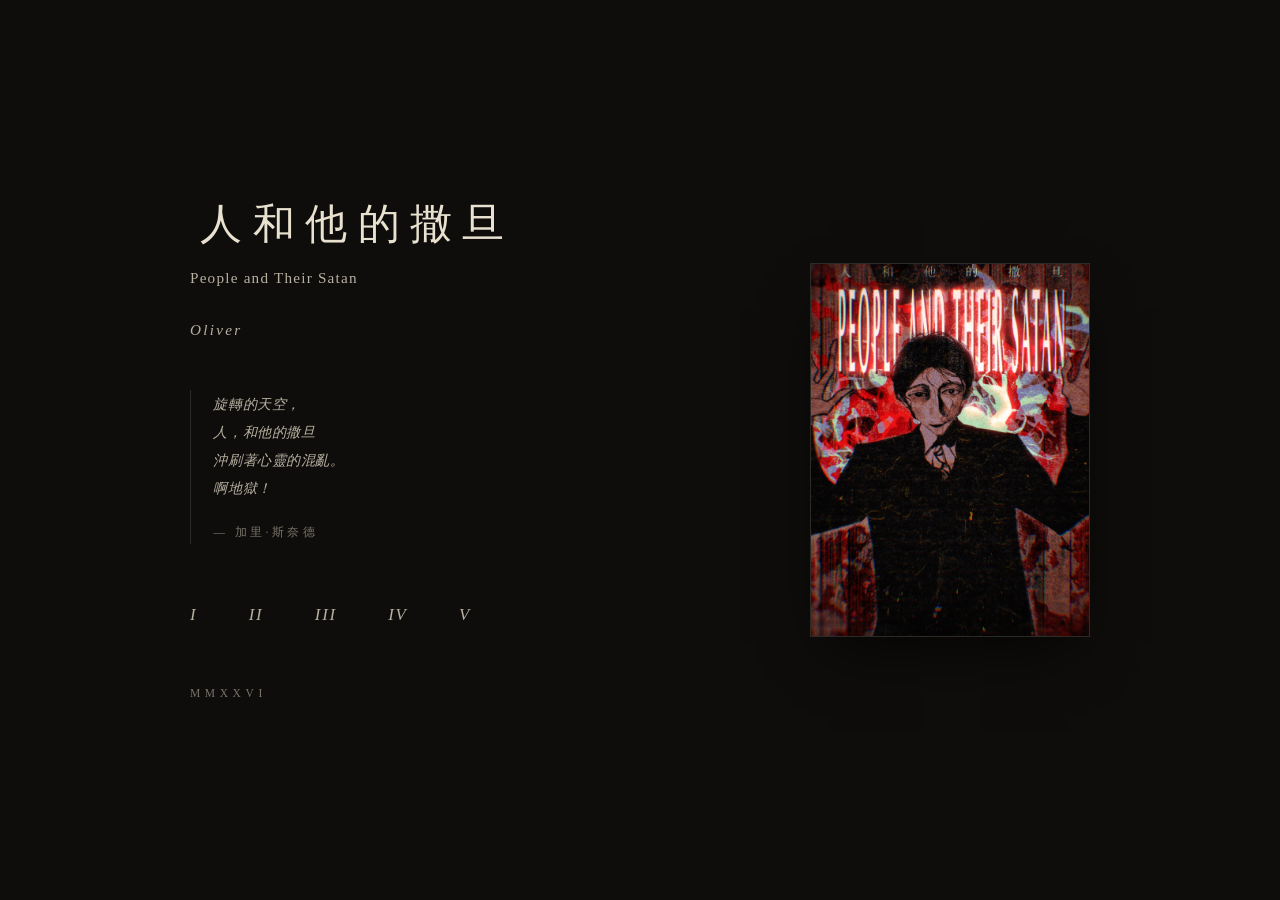
<file: index.html>
<!DOCTYPE html>
<html lang="zh">
<head>
<meta charset="utf-8">
<title>人和他的撒旦</title>
<meta name="viewport" content="width=device-width, initial-scale=1">
<meta name="description" content="人和他的撒旦">
<meta property="og:title" content="人和他的撒旦">
<meta property="og:description" content="短篇小说">
<meta property="og:type" content="book">
<link rel="stylesheet" href="assets/style.css">
<link rel="icon" href="assets/favicon.svg" type="image/svg+xml">
</head>
<body class="home-page">

  <div class="home-frame">

    <div class="home-text">
      <h1 class="title">人和他的撒旦</h1>
      <div class="subtitle">People and Their Satan</div>
      <div class="byline">Oliver</div>

      <blockquote class="epigraph">
        <span class="line">旋轉的天空，</span>
        <span class="line">人，和他的撒旦</span>
        <span class="line">沖刷著心靈的混亂。</span>
        <span class="line">啊地獄！</span>
        <span class="attr">— 加里·斯奈德</span>
      </blockquote>

      <ol class="toc" aria-label="目錄">
        <li><a href="chapters/ch1.html"><span class="ch-num">I</span><span class="ch-arrow">→</span></a></li>
        <li><a href="chapters/ch2.html"><span class="ch-num">II</span><span class="ch-arrow">→</span></a></li>
        <li><a href="chapters/ch3.html"><span class="ch-num">III</span><span class="ch-arrow">→</span></a></li>
        <li><a href="chapters/ch4.html"><span class="ch-num">IV</span><span class="ch-arrow">→</span></a></li>
        <li><a href="chapters/ch5.html"><span class="ch-num">V</span><span class="ch-arrow">→</span></a></li>
      </ol>

      <div class="home-foot"><span>MMXXVI</span></div>
    </div>

    <div class="home-cover">
      <div class="cover">
        <img src="assets/cover.jpg" alt="人和他的撒旦 封面">
      </div>
    </div>
  </div>

  </div>

</body>
</html>
</file>
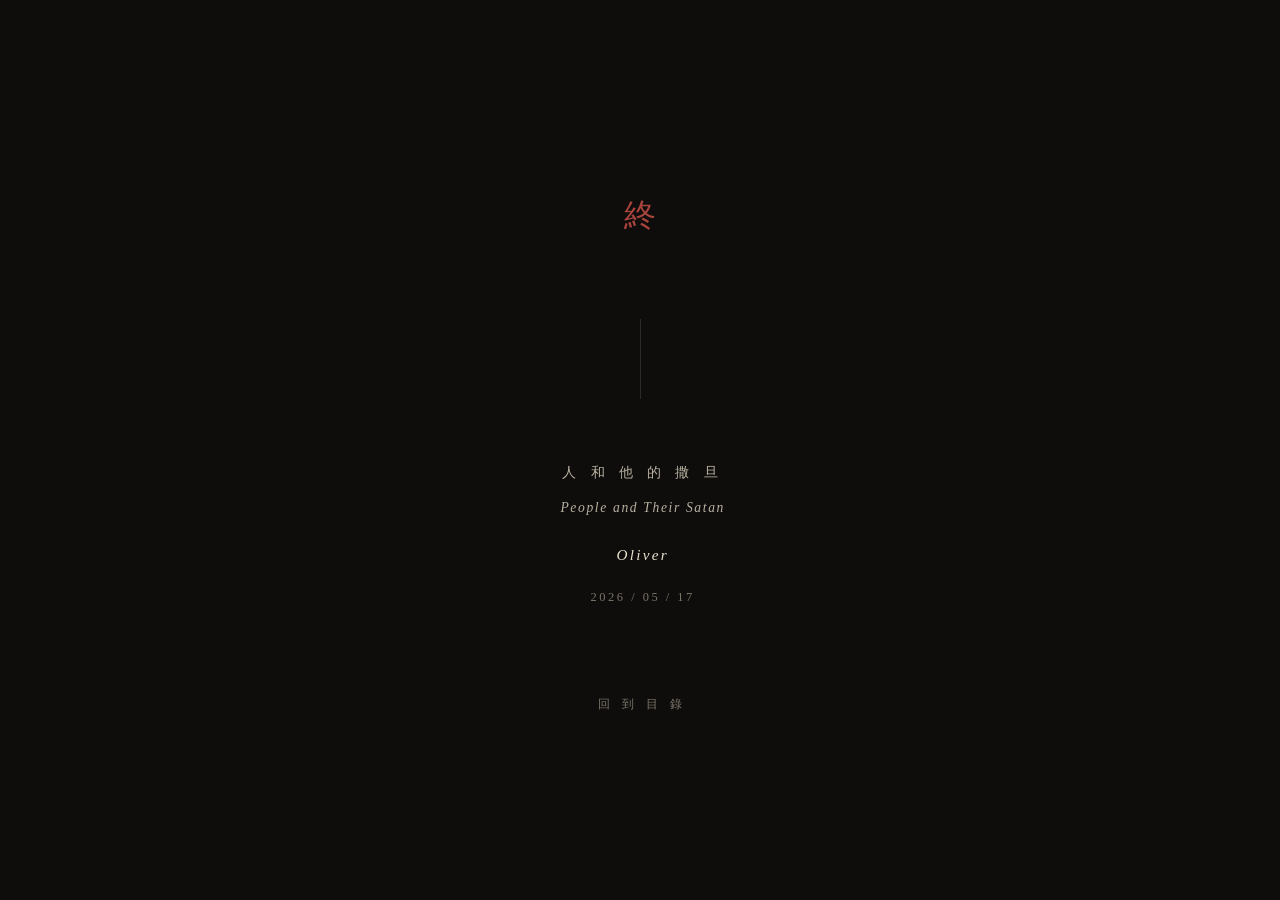
<file: end.html>
<!DOCTYPE html>
<html lang="zh">
<head>
<meta charset="utf-8">
<title>終 · 人和他的撒旦</title>
<meta name="viewport" content="width=device-width, initial-scale=1">
<link rel="stylesheet" href="assets/style.css">
<link rel="icon" href="assets/favicon.svg" type="image/svg+xml">
</head>
<body class="end-page">

  <div class="end-mark">終</div>

  <div class="end-rule"></div>

  <div class="end-meta">
    <div>人 和 他 的 撒 旦</div>
    <div class="en">People and Their Satan</div>
    <div class="author">Oliver</div>
    <div class="year">2026 / 05 / 17</div>
  </div>

  <div class="end-back">
    <a href="index.html">回 到 目 錄</a>
  </div>

</body>
</html>
</file>
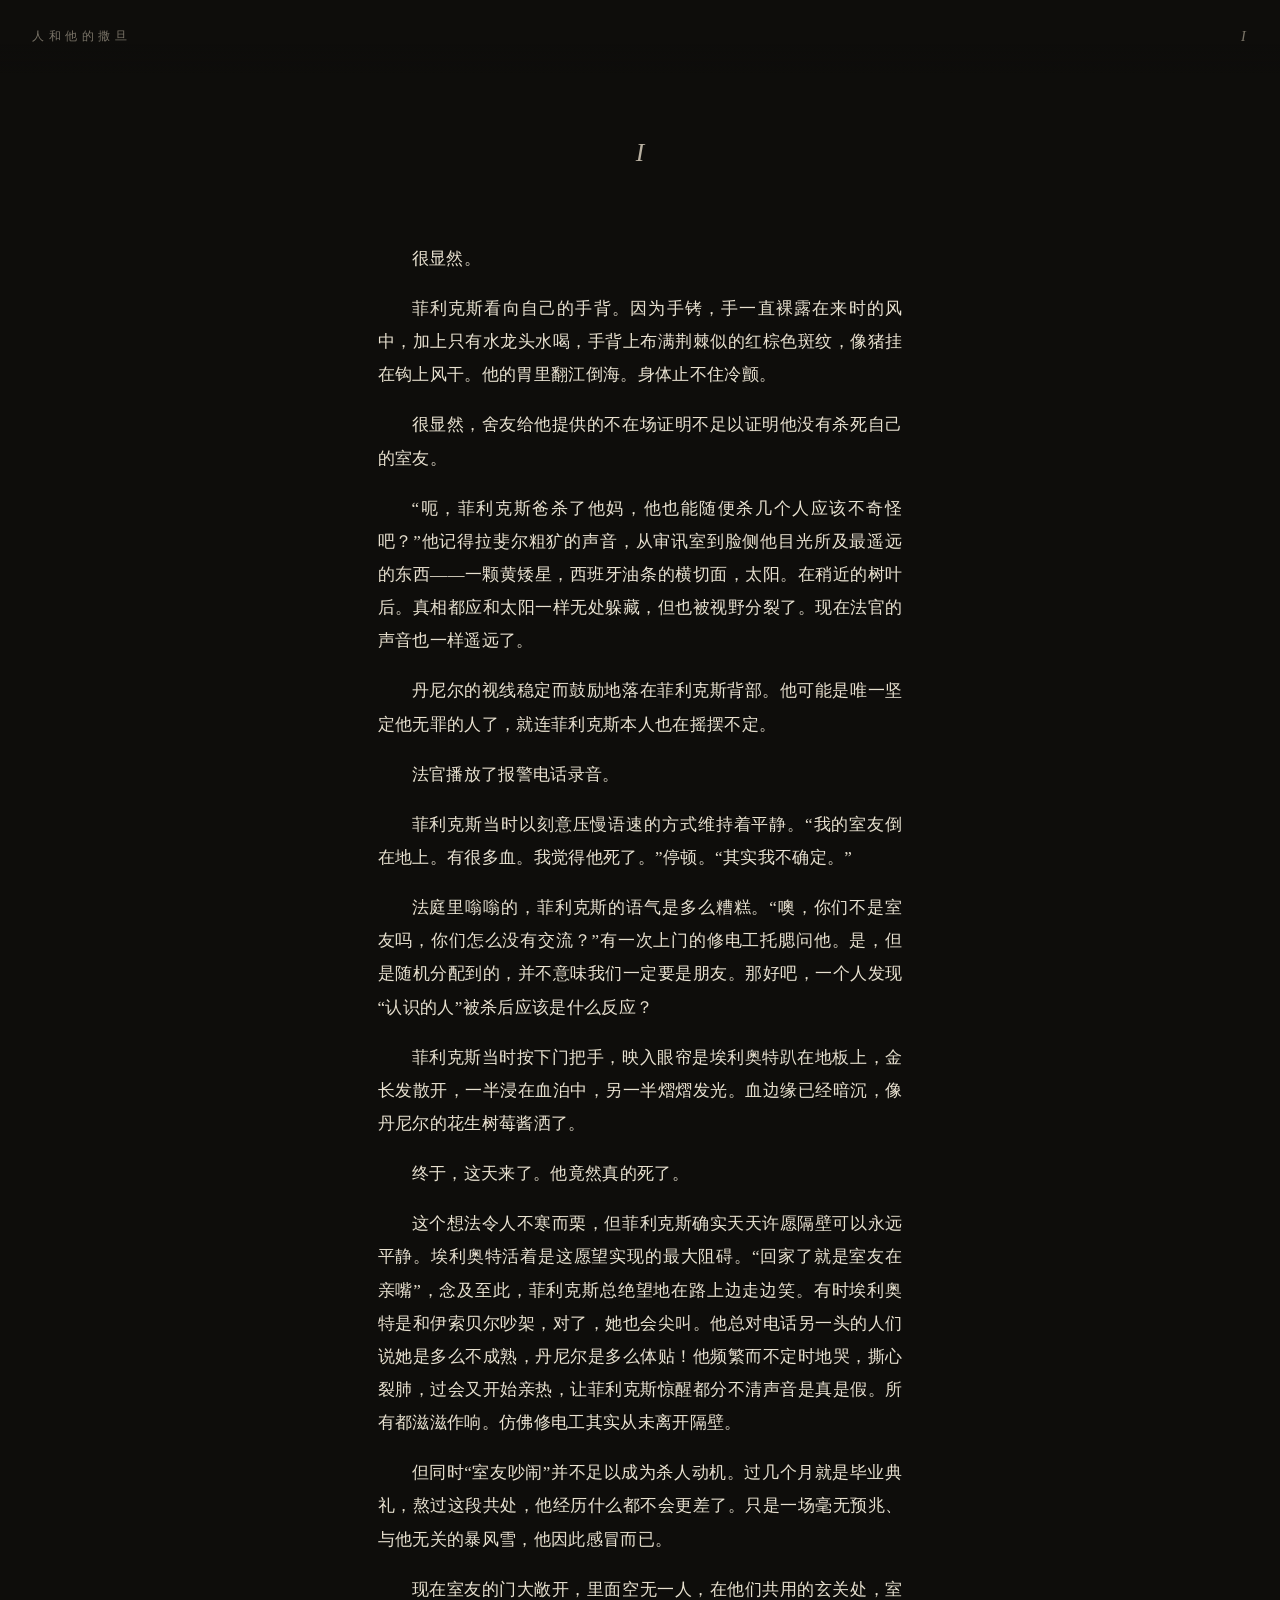
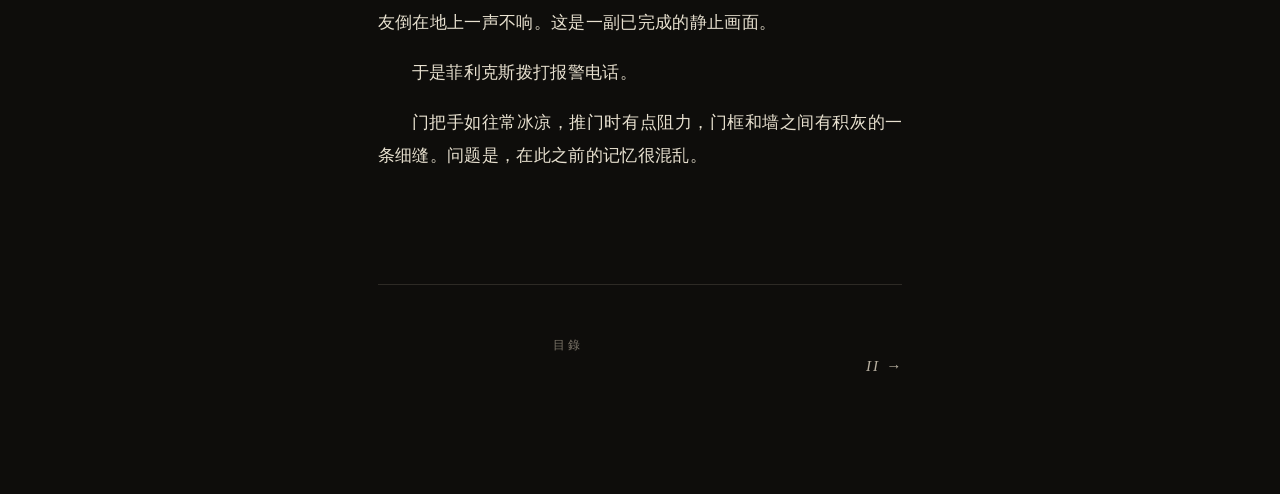
<file: chapters/ch1.html>
<!DOCTYPE html>
<html lang="zh">
<head>
<meta charset="utf-8">
<title>I · 人和他的撒旦</title>
<meta name="viewport" content="width=device-width, initial-scale=1">
<meta name="description" content="Oliver · 人和他的撒旦 · I">
<link rel="stylesheet" href="../assets/style.css">
<link rel="icon" href="../assets/favicon.svg" type="image/svg+xml">
</head>
<body class="reader">

<div class="progress" id="progress"></div>

<nav class="topnav">
  <a href="../index.html" class="home" aria-label="回到首页">人和他的撒旦</a>
  <span class="chap-mark">I</span>
</nav>

<main class="chapter">
  <header class="chapter-head">
    <div class="chap-num">I</div>
  </header>

  <article class="prose">
    <p>很显然。</p>
    <p>菲利克斯看向自己的手背。因为手铐，手一直裸露在来时的风中，加上只有水龙头水喝，手背上布满荆棘似的红棕色斑纹，像猪挂在钩上风干。他的胃里翻江倒海。身体止不住冷颤。</p>
    <p>很显然，舍友给他提供的不在场证明不足以证明他没有杀死自己的室友。</p>
    <p>“呃，菲利克斯爸杀了他妈，他也能随便杀几个人应该不奇怪吧？”他记得拉斐尔粗犷的声音，从审讯室到脸侧他目光所及最遥远的东西——一颗黄矮星，西班牙油条的横切面，太阳。在稍近的树叶后。真相都应和太阳一样无处躲藏，但也被视野分裂了。现在法官的声音也一样遥远了。</p>
    <p>丹尼尔的视线稳定而鼓励地落在菲利克斯背部。他可能是唯一坚定他无罪的人了，就连菲利克斯本人也在摇摆不定。</p>
    <p>法官播放了报警电话录音。</p>
    <p>菲利克斯当时以刻意压慢语速的方式维持着平静。“我的室友倒在地上。有很多血。我觉得他死了。”停顿。“其实我不确定。”</p>
    <p>法庭里嗡嗡的，菲利克斯的语气是多么糟糕。“噢，你们不是室友吗，你们怎么没有交流？”有一次上门的修电工托腮问他。是，但是随机分配到的，并不意味我们一定要是朋友。那好吧，一个人发现“认识的人”被杀后应该是什么反应？</p>
    <p>菲利克斯当时按下门把手，映入眼帘是埃利奥特趴在地板上，金长发散开，一半浸在血泊中，另一半熠熠发光。血边缘已经暗沉，像丹尼尔的花生树莓酱洒了。</p>
    <p>终于，这天来了。他竟然真的死了。</p>
    <p>这个想法令人不寒而栗，但菲利克斯确实天天许愿隔壁可以永远平静。埃利奥特活着是这愿望实现的最大阻碍。“回家了就是室友在亲嘴”，念及至此，菲利克斯总绝望地在路上边走边笑。有时埃利奥特是和伊索贝尔吵架，对了，她也会尖叫。他总对电话另一头的人们说她是多么不成熟，丹尼尔是多么体贴！他频繁而不定时地哭，撕心裂肺，过会又开始亲热，让菲利克斯惊醒都分不清声音是真是假。所有都滋滋作响。仿佛修电工其实从未离开隔壁。</p>
    <p>但同时“室友吵闹”并不足以成为杀人动机。过几个月就是毕业典礼，熬过这段共处，他经历什么都不会更差了。只是一场毫无预兆、与他无关的暴风雪，他因此感冒而已。</p>
    <p>现在室友的门大敞开，里面空无一人，在他们共用的玄关处，室友倒在地上一声不响。这是一副已完成的静止画面。</p>
    <p>于是菲利克斯拨打报警电话。</p>
    <p>门把手如往常冰凉，推门时有点阻力，门框和墙之间有积灰的一条细缝。问题是，在此之前的记忆很混乱。</p>
  </article>

  <footer class="chapter-foot">
    <span class="prev disabled"></span>
    <a class="toc" href="../index.html">目錄</a>
    <a class="next" href="ch2.html">II →</a>
  </footer>
</main>

<script>
(function() {
  const bar = document.getElementById('progress');
  function update() {
    const h = document.documentElement;
    const scrolled = h.scrollTop;
    const total = h.scrollHeight - h.clientHeight;
    const pct = total > 0 ? (scrolled / total) * 100 : 0;
    bar.style.width = pct + '%';
  }
  window.addEventListener('scroll', update, { passive: true });
  window.addEventListener('resize', update);
  update();
})();
</script>
</body>
</html>
</file>
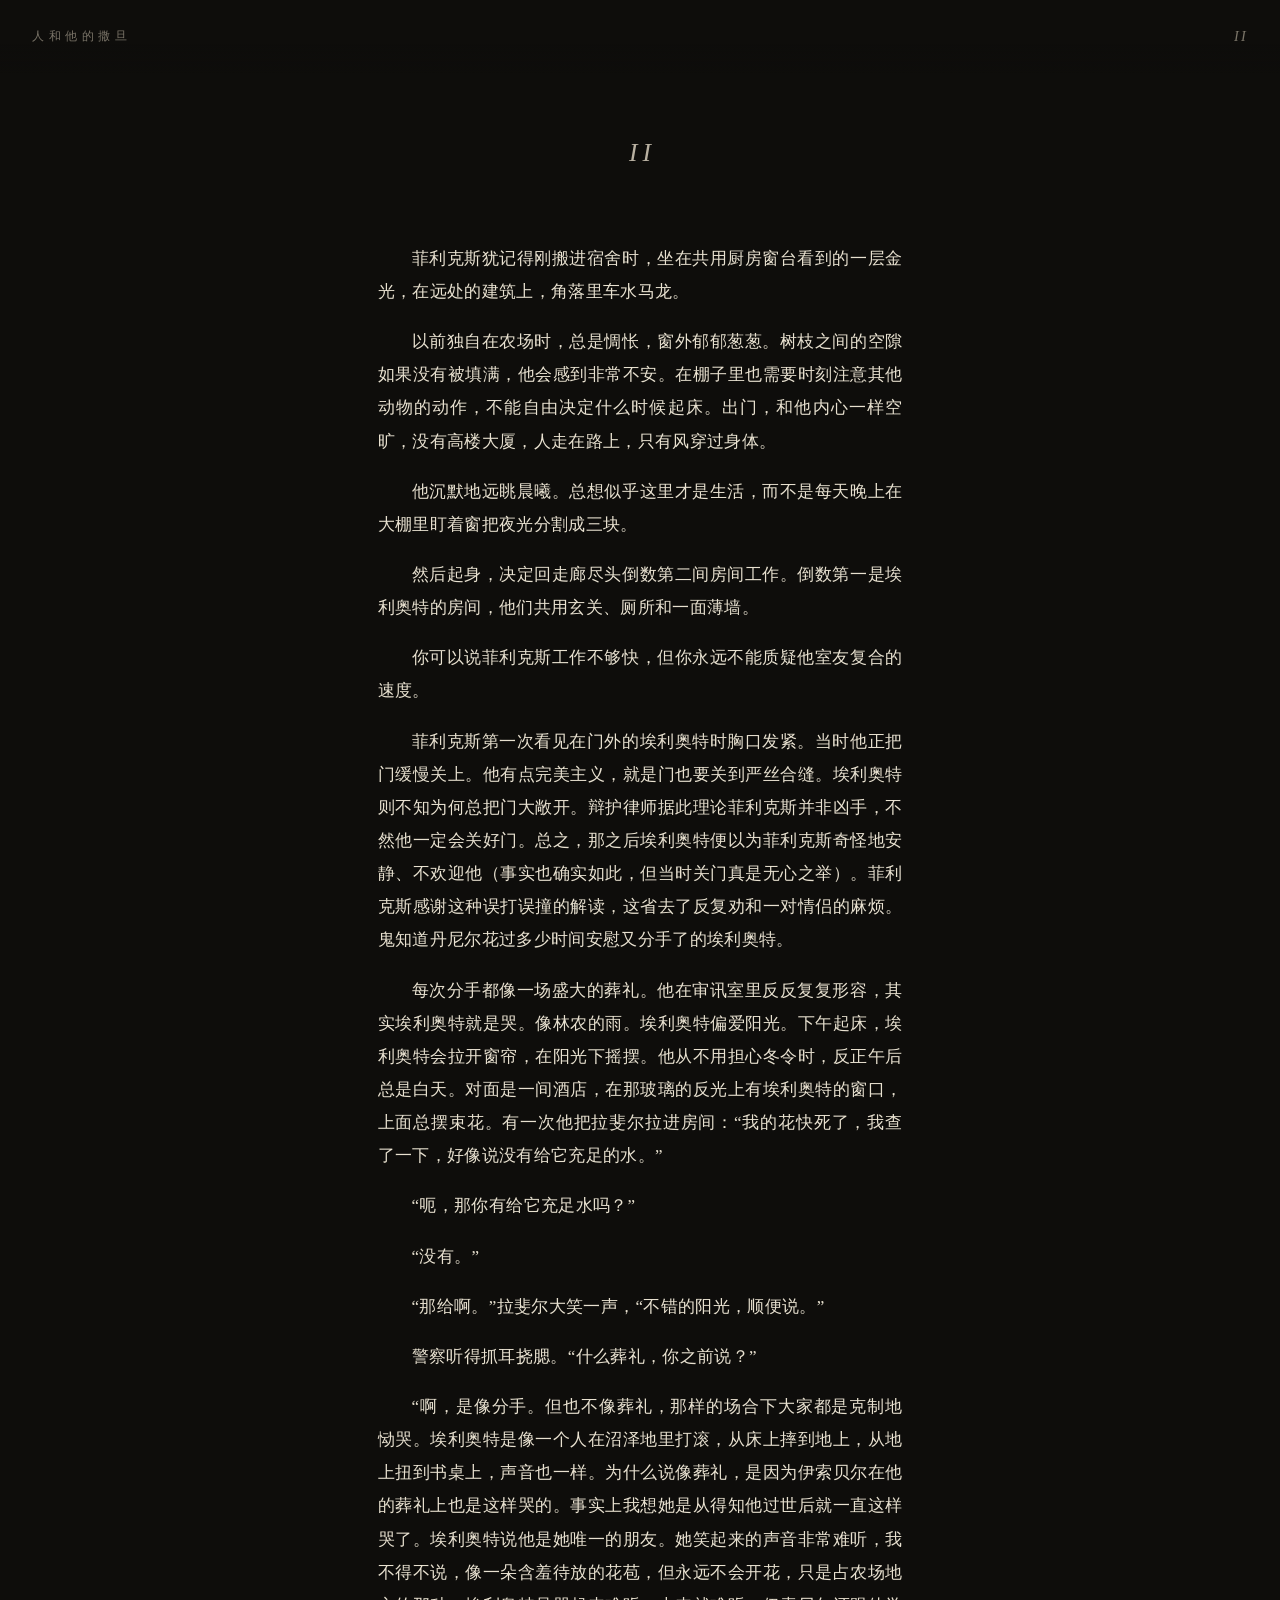
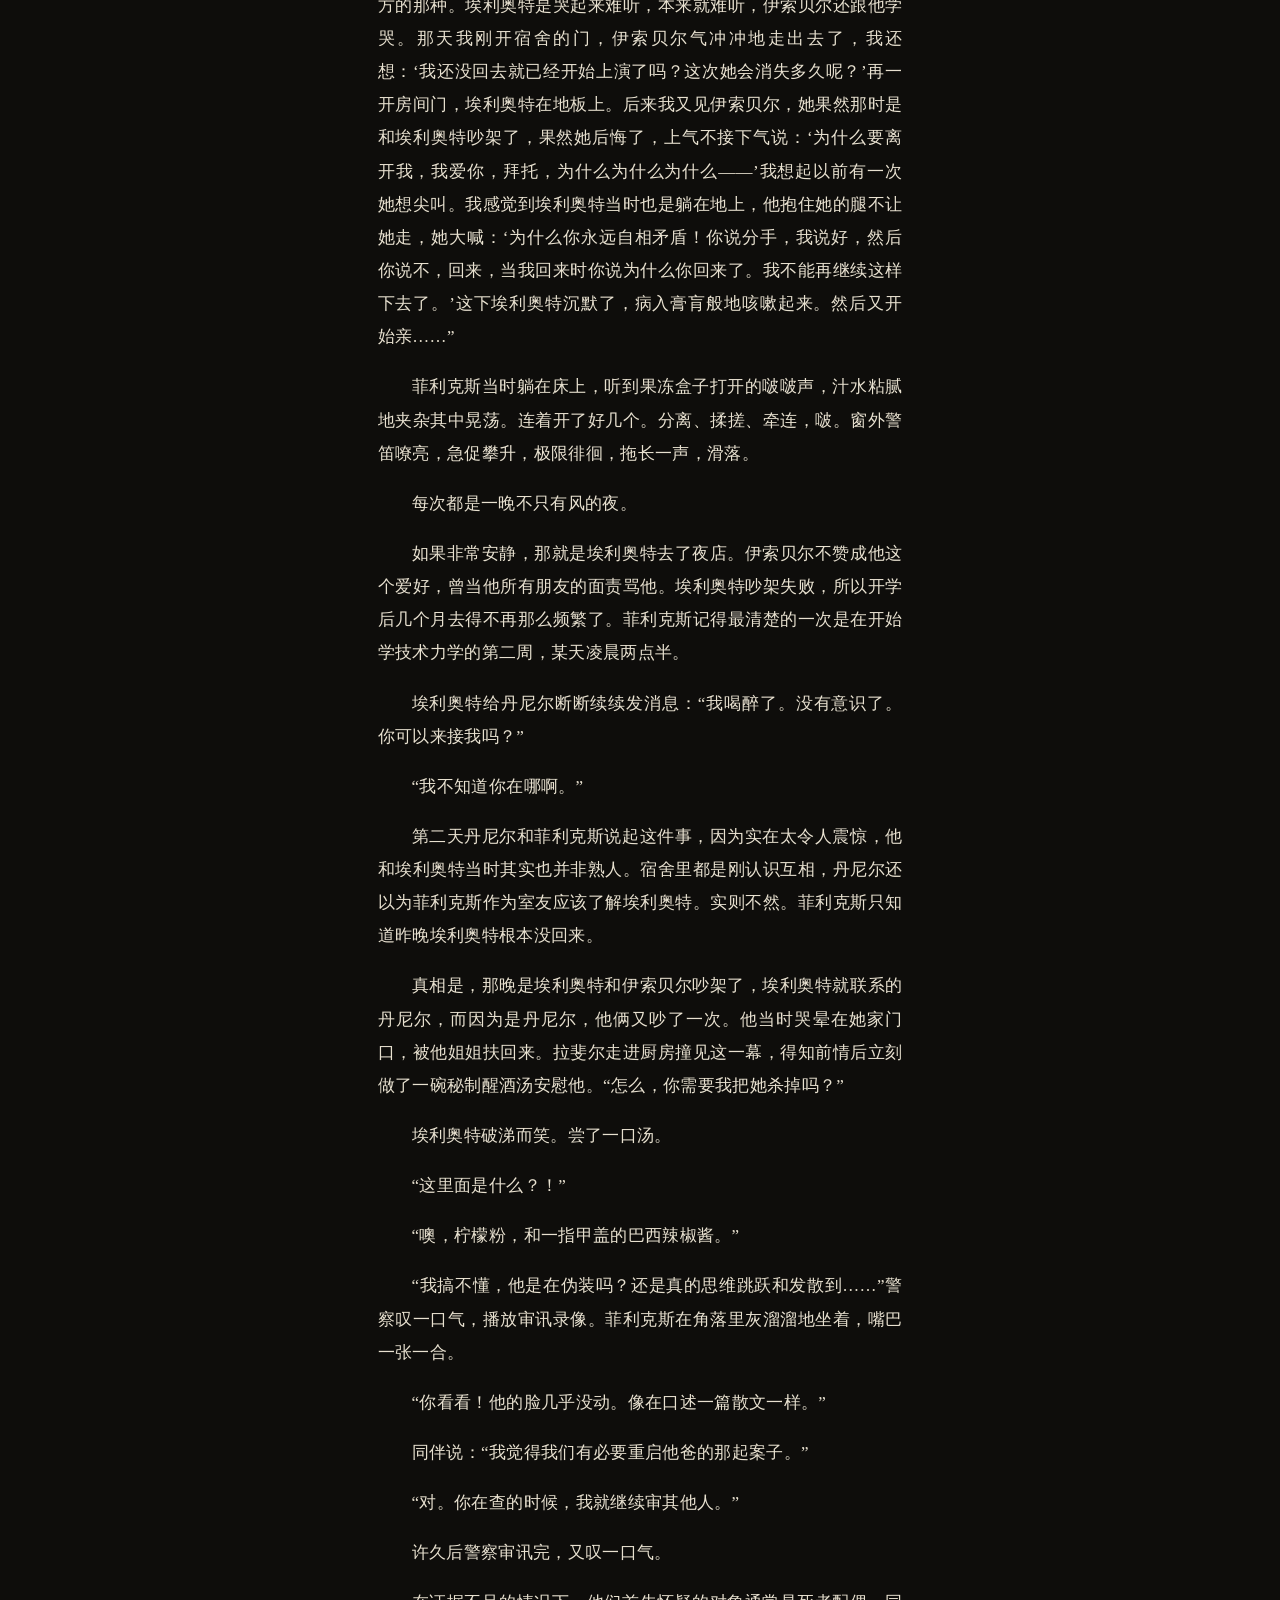
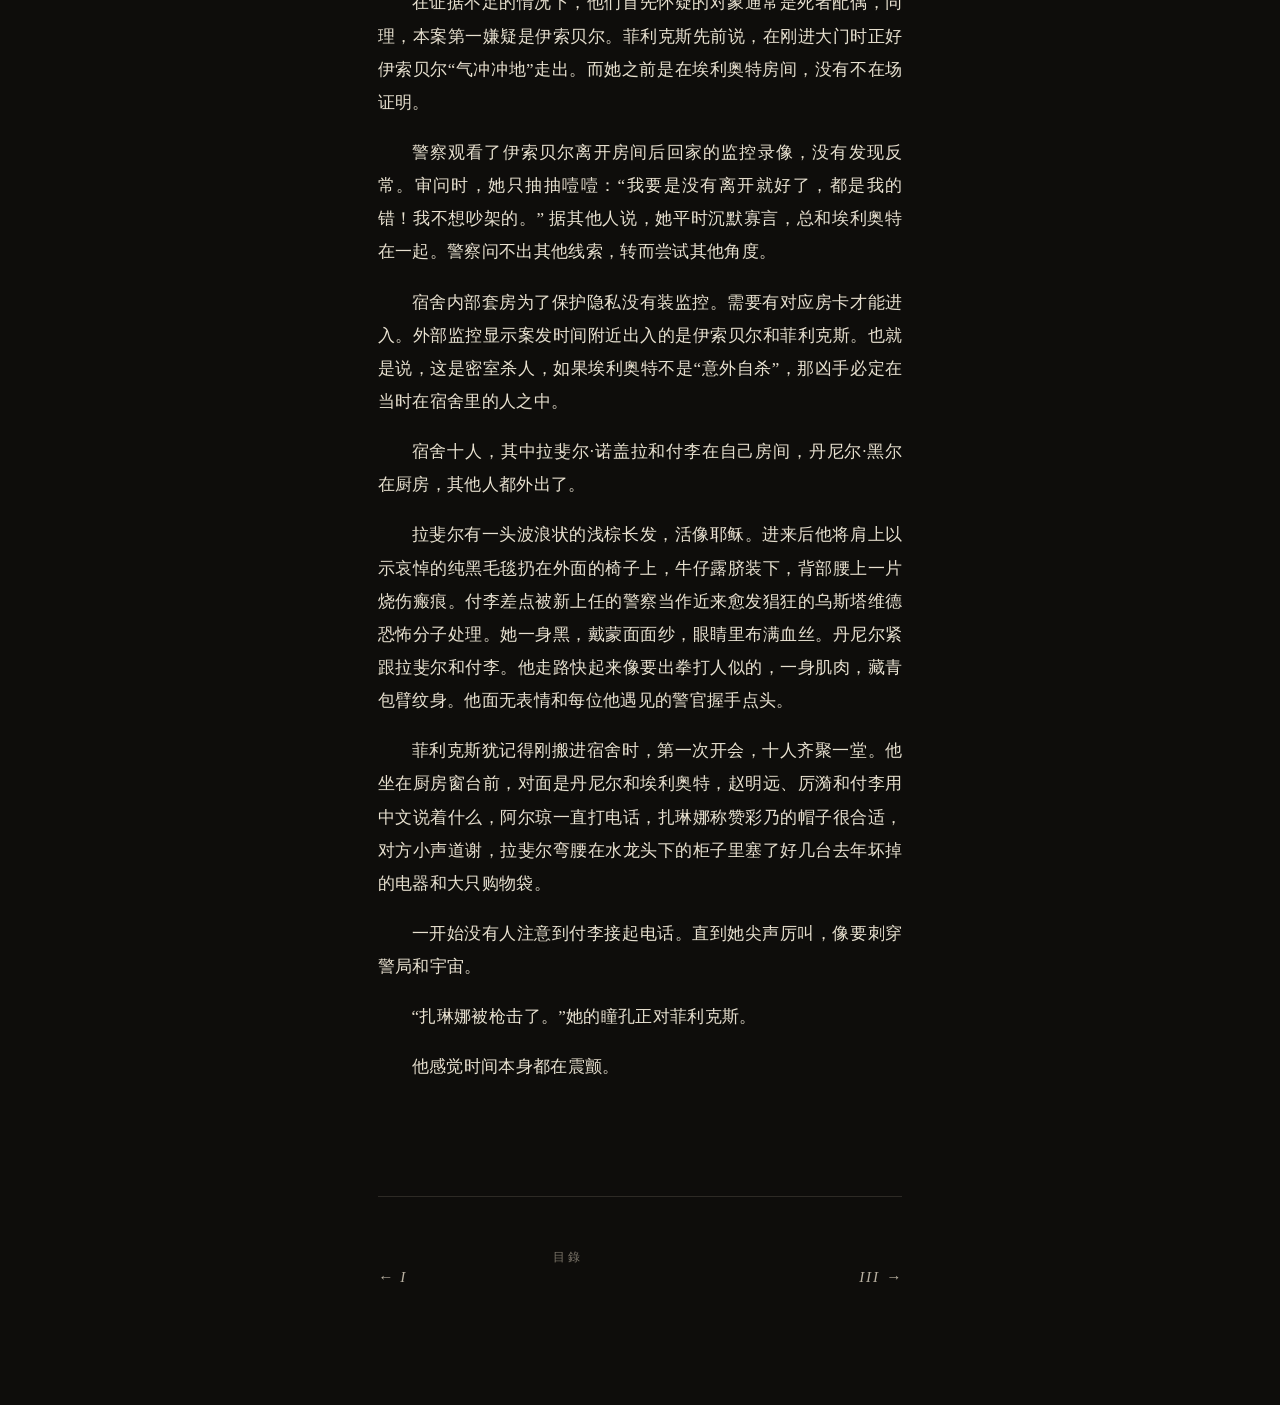
<file: chapters/ch2.html>
<!DOCTYPE html>
<html lang="zh">
<head>
<meta charset="utf-8">
<title>II · 人和他的撒旦</title>
<meta name="viewport" content="width=device-width, initial-scale=1">
<meta name="description" content="Oliver · 人和他的撒旦 · II">
<link rel="stylesheet" href="../assets/style.css">
<link rel="icon" href="../assets/favicon.svg" type="image/svg+xml">
</head>
<body class="reader">

<div class="progress" id="progress"></div>

<nav class="topnav">
  <a href="../index.html" class="home" aria-label="回到首页">人和他的撒旦</a>
  <span class="chap-mark">II</span>
</nav>

<main class="chapter">
  <header class="chapter-head">
    <div class="chap-num">II</div>
  </header>

  <article class="prose">
    <p>菲利克斯犹记得刚搬进宿舍时，坐在共用厨房窗台看到的一层金光，在远处的建筑上，角落里车水马龙。</p>
    <p>以前独自在农场时，总是惆怅，窗外郁郁葱葱。树枝之间的空隙如果没有被填满，他会感到非常不安。在棚子里也需要时刻注意其他动物的动作，不能自由决定什么时候起床。出门，和他内心一样空旷，没有高楼大厦，人走在路上，只有风穿过身体。</p>
    <p>他沉默地远眺晨曦。总想似乎这里才是生活，而不是每天晚上在大棚里盯着窗把夜光分割成三块。</p>
    <p>然后起身，决定回走廊尽头倒数第二间房间工作。倒数第一是埃利奥特的房间，他们共用玄关、厕所和一面薄墙。</p>
    <p>你可以说菲利克斯工作不够快，但你永远不能质疑他室友复合的速度。</p>
    <p>菲利克斯第一次看见在门外的埃利奥特时胸口发紧。当时他正把门缓慢关上。他有点完美主义，就是门也要关到严丝合缝。埃利奥特则不知为何总把门大敞开。辩护律师据此理论菲利克斯并非凶手，不然他一定会关好门。总之，那之后埃利奥特便以为菲利克斯奇怪地安静、不欢迎他（事实也确实如此，但当时关门真是无心之举）。菲利克斯感谢这种误打误撞的解读，这省去了反复劝和一对情侣的麻烦。鬼知道丹尼尔花过多少时间安慰又分手了的埃利奥特。</p>
    <p>每次分手都像一场盛大的葬礼。他在审讯室里反反复复形容，其实埃利奥特就是哭。像林农的雨。埃利奥特偏爱阳光。下午起床，埃利奥特会拉开窗帘，在阳光下摇摆。他从不用担心冬令时，反正午后总是白天。对面是一间酒店，在那玻璃的反光上有埃利奥特的窗口，上面总摆束花。有一次他把拉斐尔拉进房间：“我的花快死了，我查了一下，好像说没有给它充足的水。”</p>
    <p>“呃，那你有给它充足水吗？”</p>
    <p>“没有。”</p>
    <p>“那给啊。”拉斐尔大笑一声，“不错的阳光，顺便说。”</p>
    <p>警察听得抓耳挠腮。“什么葬礼，你之前说？”</p>
    <p>“啊，是像分手。但也不像葬礼，那样的场合下大家都是克制地恸哭。埃利奥特是像一个人在沼泽地里打滚，从床上摔到地上，从地上扭到书桌上，声音也一样。为什么说像葬礼，是因为伊索贝尔在他的葬礼上也是这样哭的。事实上我想她是从得知他过世后就一直这样哭了。埃利奥特说他是她唯一的朋友。她笑起来的声音非常难听，我不得不说，像一朵含羞待放的花苞，但永远不会开花，只是占农场地方的那种。埃利奥特是哭起来难听，本来就难听，伊索贝尔还跟他学哭。那天我刚开宿舍的门，伊索贝尔气冲冲地走出去了，我还想：‘我还没回去就已经开始上演了吗？这次她会消失多久呢？’再一开房间门，埃利奥特在地板上。后来我又见伊索贝尔，她果然那时是和埃利奥特吵架了，果然她后悔了，上气不接下气说：‘为什么要离开我，我爱你，拜托，为什么为什么为什么——’我想起以前有一次她想尖叫。我感觉到埃利奥特当时也是躺在地上，他抱住她的腿不让她走，她大喊：‘为什么你永远自相矛盾！你说分手，我说好，然后你说不，回来，当我回来时你说为什么你回来了。我不能再继续这样下去了。’这下埃利奥特沉默了，病入膏肓般地咳嗽起来。然后又开始亲……”</p>
    <p>菲利克斯当时躺在床上，听到果冻盒子打开的啵啵声，汁水粘腻地夹杂其中晃荡。连着开了好几个。分离、揉搓、牵连，啵。窗外警笛嘹亮，急促攀升，极限徘徊，拖长一声，滑落。</p>
    <p>每次都是一晚不只有风的夜。</p>
    <p>如果非常安静，那就是埃利奥特去了夜店。伊索贝尔不赞成他这个爱好，曾当他所有朋友的面责骂他。埃利奥特吵架失败，所以开学后几个月去得不再那么频繁了。菲利克斯记得最清楚的一次是在开始学技术力学的第二周，某天凌晨两点半。</p>
    <p>埃利奥特给丹尼尔断断续续发消息：“我喝醉了。没有意识了。你可以来接我吗？”</p>
    <p>“我不知道你在哪啊。”</p>
    <p>第二天丹尼尔和菲利克斯说起这件事，因为实在太令人震惊，他和埃利奥特当时其实也并非熟人。宿舍里都是刚认识互相，丹尼尔还以为菲利克斯作为室友应该了解埃利奥特。实则不然。菲利克斯只知道昨晚埃利奥特根本没回来。</p>
    <p>真相是，那晚是埃利奥特和伊索贝尔吵架了，埃利奥特就联系的丹尼尔，而因为是丹尼尔，他俩又吵了一次。他当时哭晕在她家门口，被他姐姐扶回来。拉斐尔走进厨房撞见这一幕，得知前情后立刻做了一碗秘制醒酒汤安慰他。“怎么，你需要我把她杀掉吗？”</p>
    <p>埃利奥特破涕而笑。尝了一口汤。</p>
    <p>“这里面是什么？！”</p>
    <p>“噢，柠檬粉，和一指甲盖的巴西辣椒酱。”</p>
    <p>“我搞不懂，他是在伪装吗？还是真的思维跳跃和发散到……”警察叹一口气，播放审讯录像。菲利克斯在角落里灰溜溜地坐着，嘴巴一张一合。</p>
    <p>“你看看！他的脸几乎没动。像在口述一篇散文一样。”</p>
    <p>同伴说：“我觉得我们有必要重启他爸的那起案子。”</p>
    <p>“对。你在查的时候，我就继续审其他人。”</p>
    <p>许久后警察审讯完，又叹一口气。</p>
    <p>在证据不足的情况下，他们首先怀疑的对象通常是死者配偶，同理，本案第一嫌疑是伊索贝尔。菲利克斯先前说，在刚进大门时正好伊索贝尔“气冲冲地”走出。而她之前是在埃利奥特房间，没有不在场证明。</p>
    <p>警察观看了伊索贝尔离开房间后回家的监控录像，没有发现反常。审问时，她只抽抽噎噎：“我要是没有离开就好了，都是我的错！我不想吵架的。” 据其他人说，她平时沉默寡言，总和埃利奥特在一起。警察问不出其他线索，转而尝试其他角度。</p>
    <p>宿舍内部套房为了保护隐私没有装监控。需要有对应房卡才能进入。外部监控显示案发时间附近出入的是伊索贝尔和菲利克斯。也就是说，这是密室杀人，如果埃利奥特不是“意外自杀”，那凶手必定在当时在宿舍里的人之中。</p>
    <p>宿舍十人，其中拉斐尔·诺盖拉和付李在自己房间，丹尼尔·黑尔在厨房，其他人都外出了。</p>
    <p>拉斐尔有一头波浪状的浅棕长发，活像耶稣。进来后他将肩上以示哀悼的纯黑毛毯扔在外面的椅子上，牛仔露脐装下，背部腰上一片烧伤瘢痕。付李差点被新上任的警察当作近来愈发猖狂的乌斯塔维德恐怖分子处理。她一身黑，戴蒙面面纱，眼睛里布满血丝。丹尼尔紧跟拉斐尔和付李。他走路快起来像要出拳打人似的，一身肌肉，藏青包臂纹身。他面无表情和每位他遇见的警官握手点头。</p>
    <p>菲利克斯犹记得刚搬进宿舍时，第一次开会，十人齐聚一堂。他坐在厨房窗台前，对面是丹尼尔和埃利奥特，赵明远、厉漪和付李用中文说着什么，阿尔琼一直打电话，扎琳娜称赞彩乃的帽子很合适，对方小声道谢，拉斐尔弯腰在水龙头下的柜子里塞了好几台去年坏掉的电器和大只购物袋。</p>
    <p>一开始没有人注意到付李接起电话。直到她尖声厉叫，像要刺穿警局和宇宙。</p>
    <p>“扎琳娜被枪击了。”她的瞳孔正对菲利克斯。</p>
    <p>他感觉时间本身都在震颤。</p>
  </article>

  <footer class="chapter-foot">
    <a class="prev" href="ch1.html">← I</a>
    <a class="toc" href="../index.html">目錄</a>
    <a class="next" href="ch3.html">III →</a>
  </footer>
</main>

<script>
(function() {
  const bar = document.getElementById('progress');
  function update() {
    const h = document.documentElement;
    const scrolled = h.scrollTop;
    const total = h.scrollHeight - h.clientHeight;
    const pct = total > 0 ? (scrolled / total) * 100 : 0;
    bar.style.width = pct + '%';
  }
  window.addEventListener('scroll', update, { passive: true });
  window.addEventListener('resize', update);
  update();
})();
</script>
</body>
</html>
</file>
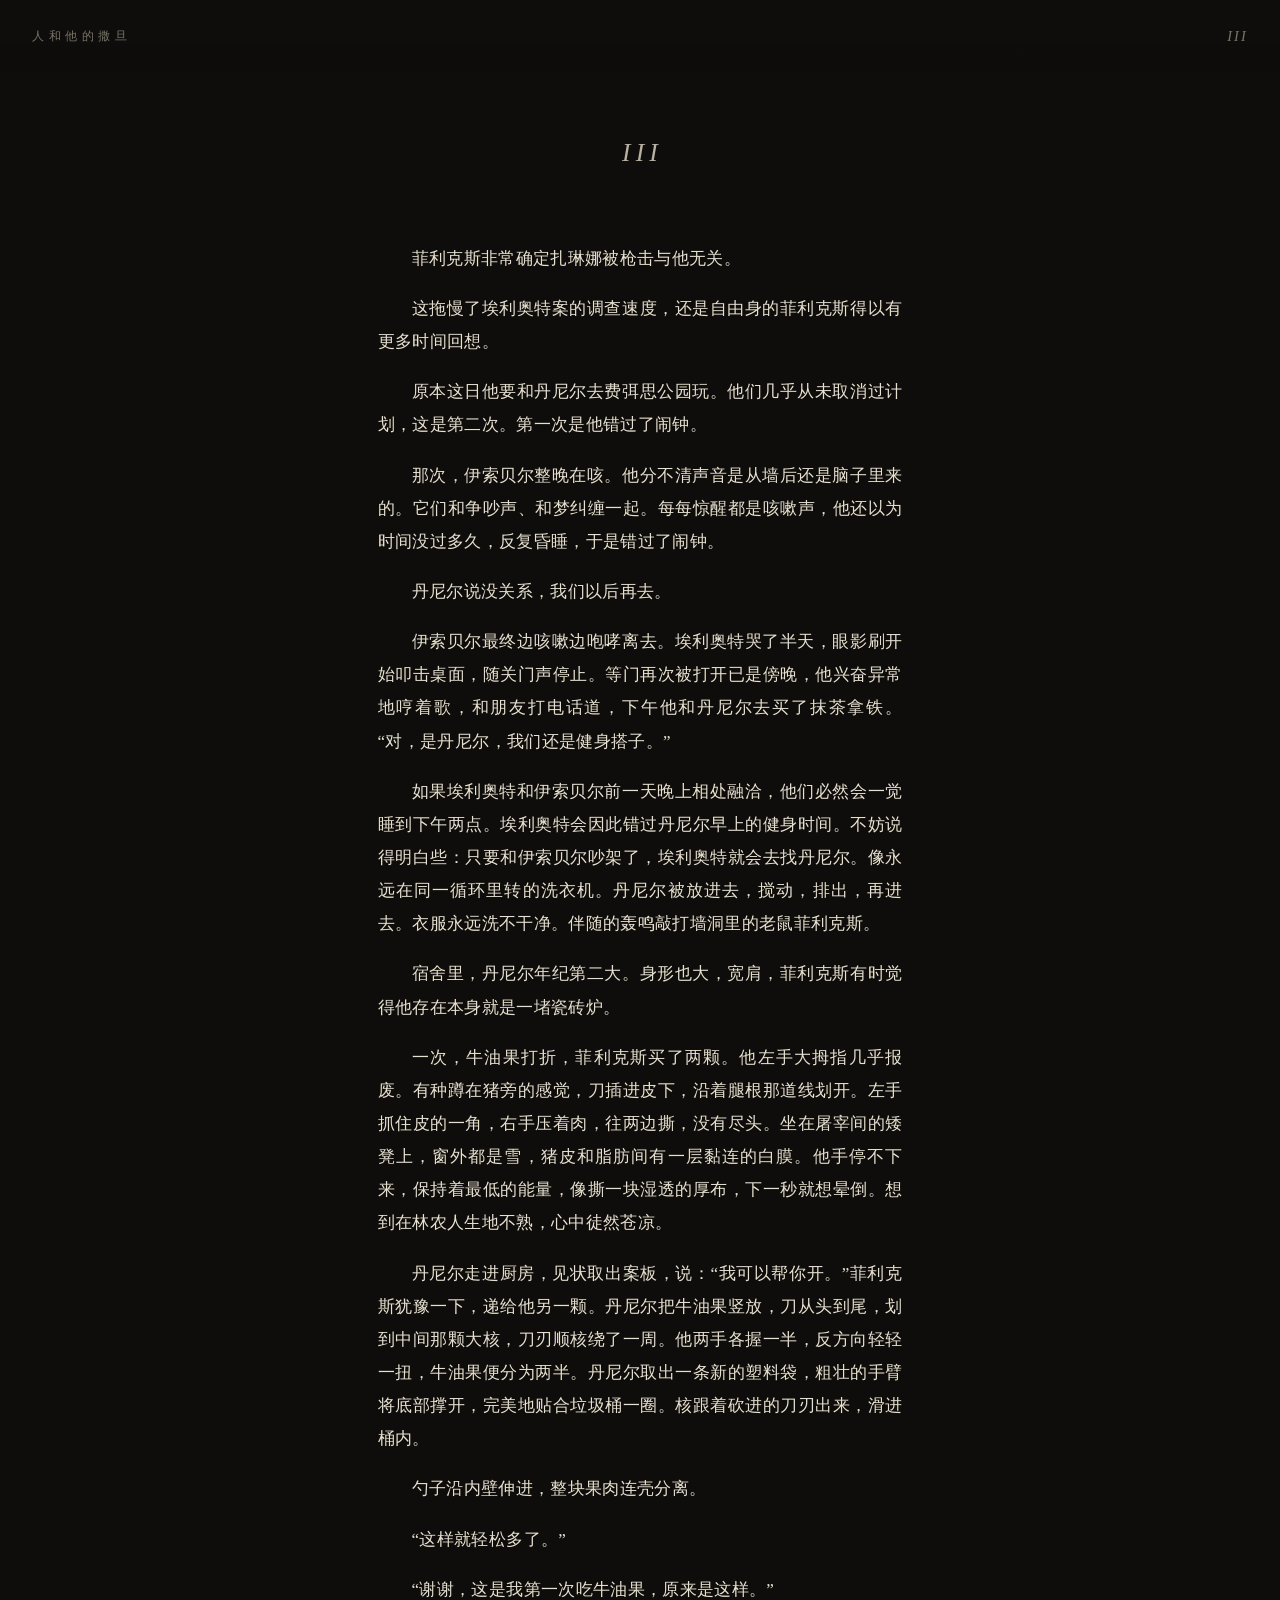
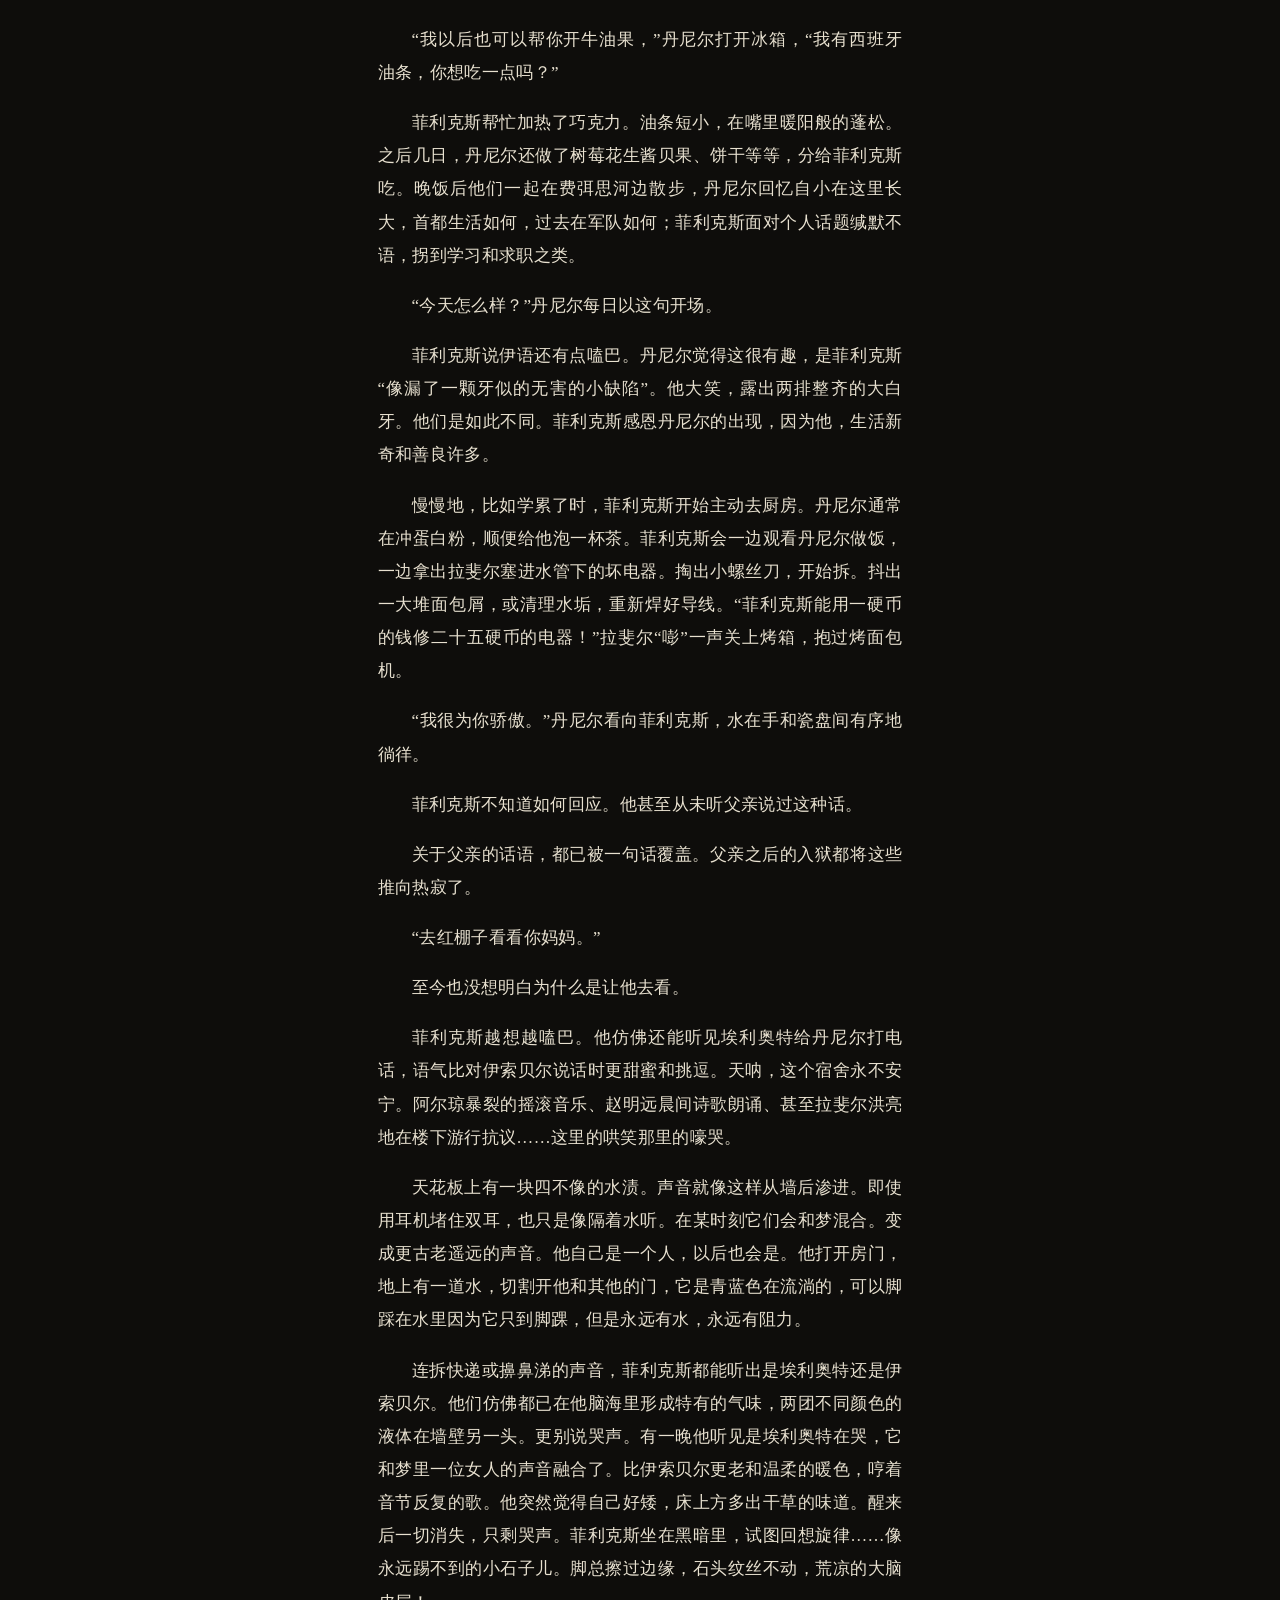
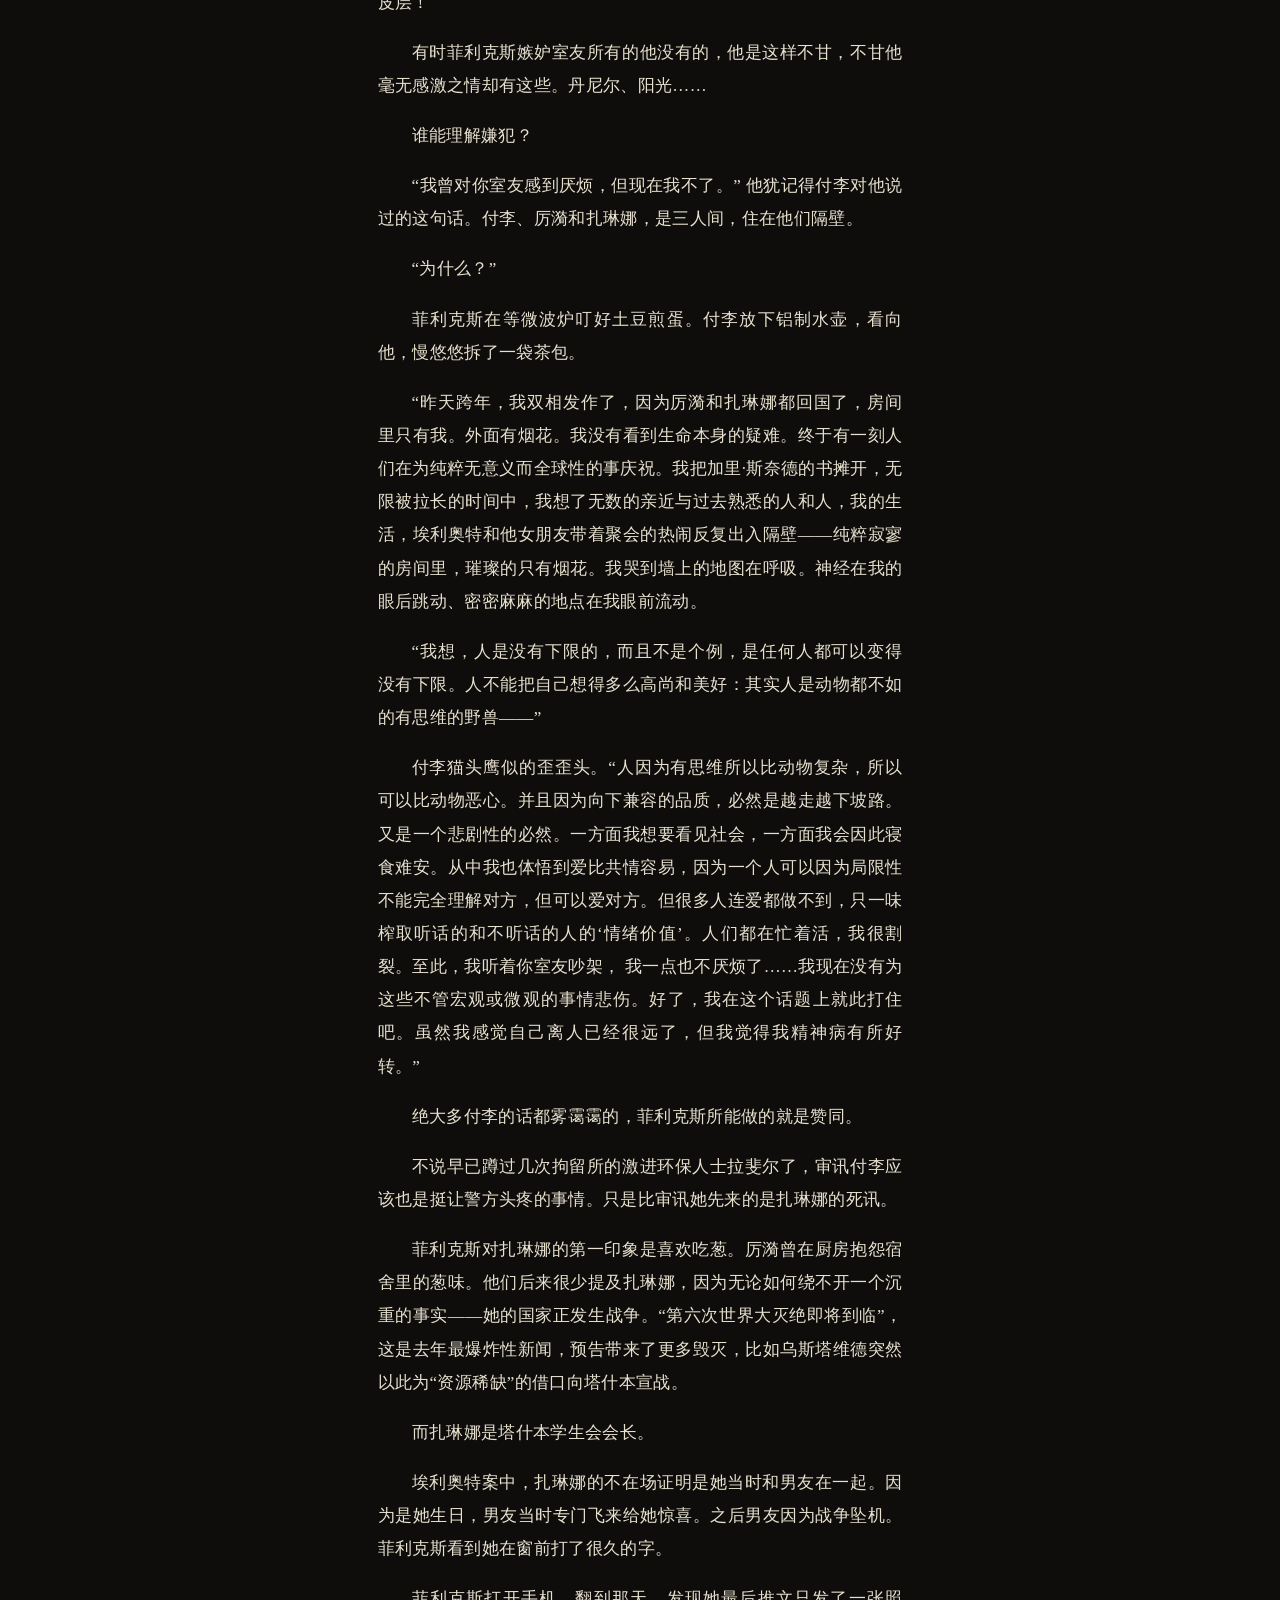
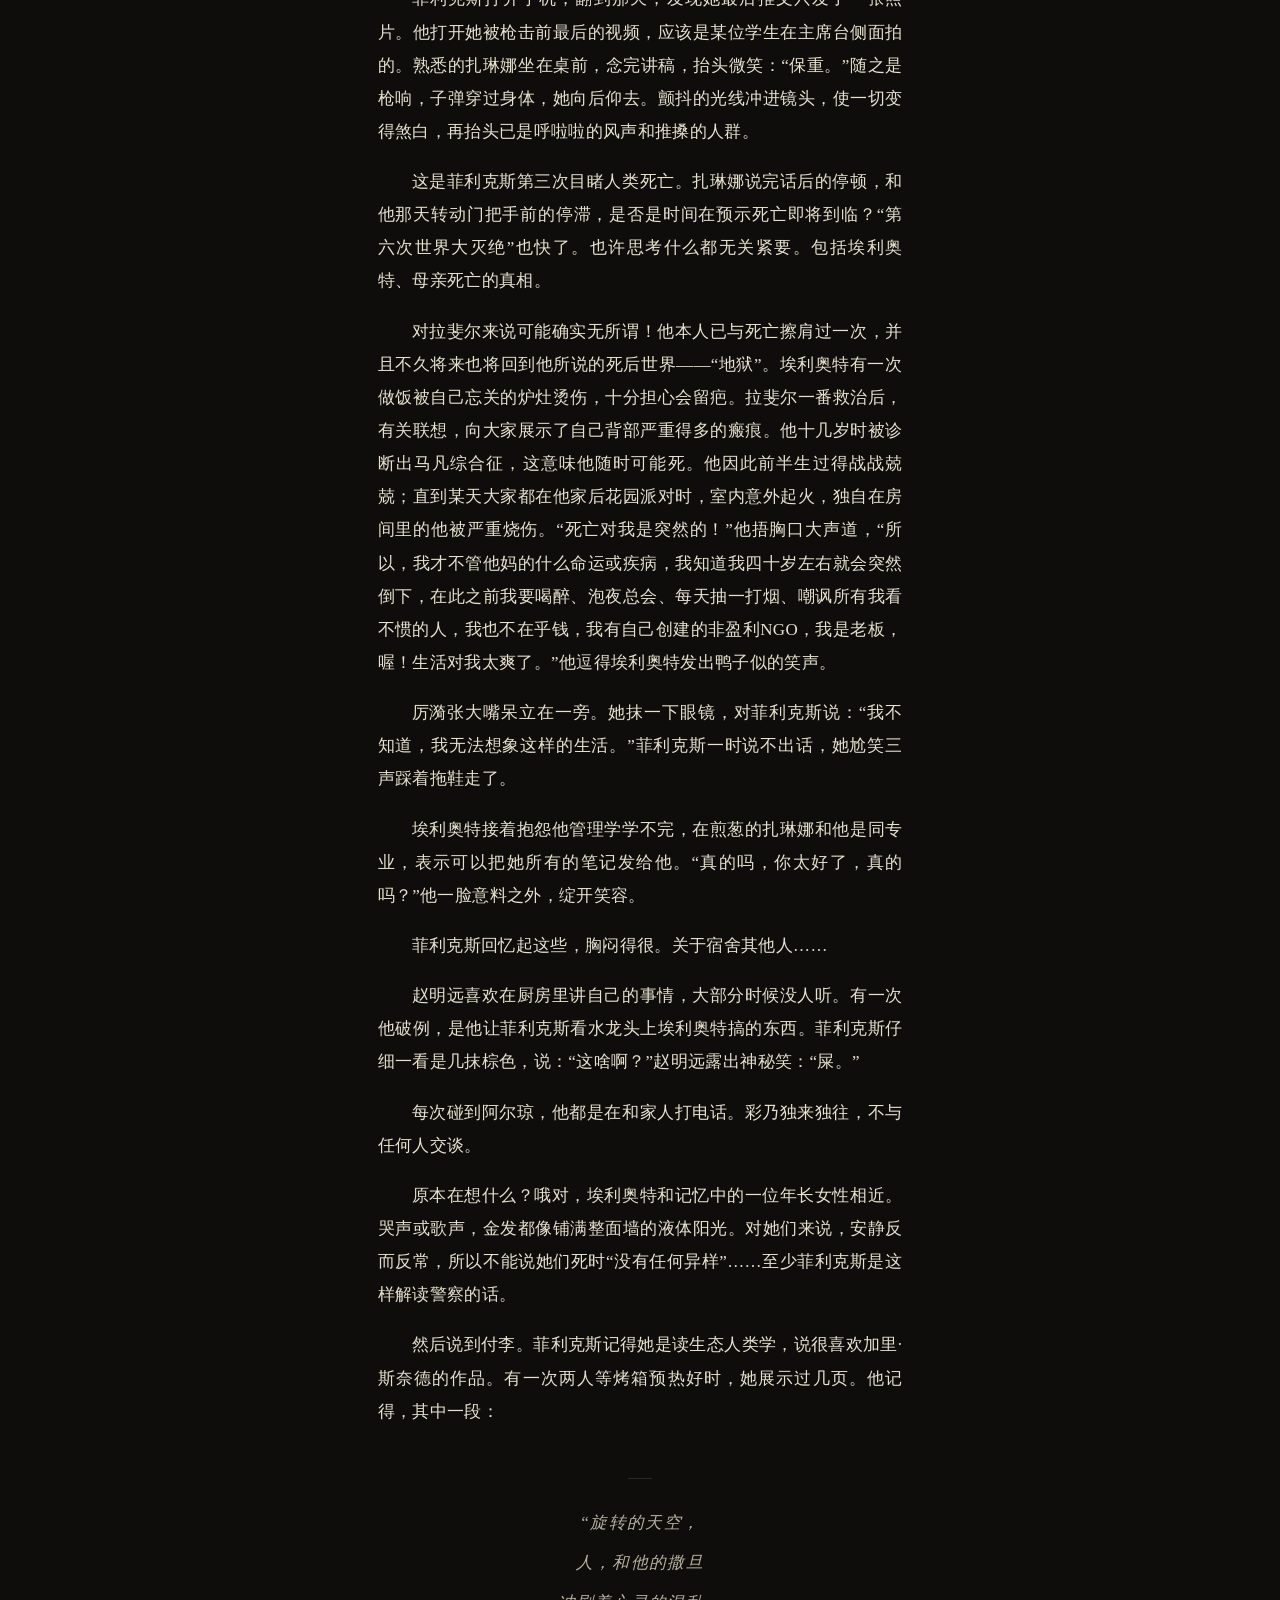
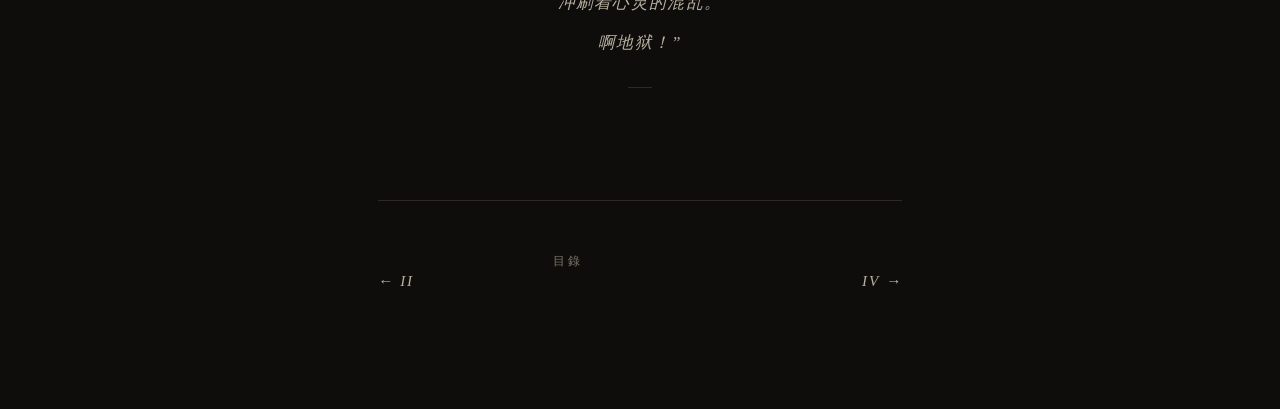
<file: chapters/ch3.html>
<!DOCTYPE html>
<html lang="zh">
<head>
<meta charset="utf-8">
<title>III · 人和他的撒旦</title>
<meta name="viewport" content="width=device-width, initial-scale=1">
<meta name="description" content="Oliver · 人和他的撒旦 · III">
<link rel="stylesheet" href="../assets/style.css">
<link rel="icon" href="../assets/favicon.svg" type="image/svg+xml">
</head>
<body class="reader">

<div class="progress" id="progress"></div>

<nav class="topnav">
  <a href="../index.html" class="home" aria-label="回到首页">人和他的撒旦</a>
  <span class="chap-mark">III</span>
</nav>

<main class="chapter">
  <header class="chapter-head">
    <div class="chap-num">III</div>
  </header>

  <article class="prose">
    <p>菲利克斯非常确定扎琳娜被枪击与他无关。</p>
    <p>这拖慢了埃利奥特案的调查速度，还是自由身的菲利克斯得以有更多时间回想。</p>
    <p>原本这日他要和丹尼尔去费弭思公园玩。他们几乎从未取消过计划，这是第二次。第一次是他错过了闹钟。</p>
    <p>那次，伊索贝尔整晚在咳。他分不清声音是从墙后还是脑子里来的。它们和争吵声、和梦纠缠一起。每每惊醒都是咳嗽声，他还以为时间没过多久，反复昏睡，于是错过了闹钟。</p>
    <p>丹尼尔说没关系，我们以后再去。</p>
    <p>伊索贝尔最终边咳嗽边咆哮离去。埃利奥特哭了半天，眼影刷开始叩击桌面，随关门声停止。等门再次被打开已是傍晚，他兴奋异常地哼着歌，和朋友打电话道，下午他和丹尼尔去买了抹茶拿铁。“对，是丹尼尔，我们还是健身搭子。”</p>
    <p>如果埃利奥特和伊索贝尔前一天晚上相处融洽，他们必然会一觉睡到下午两点。埃利奥特会因此错过丹尼尔早上的健身时间。不妨说得明白些：只要和伊索贝尔吵架了，埃利奥特就会去找丹尼尔。像永远在同一循环里转的洗衣机。丹尼尔被放进去，搅动，排出，再进去。衣服永远洗不干净。伴随的轰鸣敲打墙洞里的老鼠菲利克斯。</p>
    <p>宿舍里，丹尼尔年纪第二大。身形也大，宽肩，菲利克斯有时觉得他存在本身就是一堵瓷砖炉。</p>
    <p>一次，牛油果打折，菲利克斯买了两颗。他左手大拇指几乎报废。有种蹲在猪旁的感觉，刀插进皮下，沿着腿根那道线划开。左手抓住皮的一角，右手压着肉，往两边撕，没有尽头。坐在屠宰间的矮凳上，窗外都是雪，猪皮和脂肪间有一层黏连的白膜。他手停不下来，保持着最低的能量，像撕一块湿透的厚布，下一秒就想晕倒。想到在林农人生地不熟，心中徒然苍凉。</p>
    <p>丹尼尔走进厨房，见状取出案板，说：“我可以帮你开。”菲利克斯犹豫一下，递给他另一颗。丹尼尔把牛油果竖放，刀从头到尾，划到中间那颗大核，刀刃顺核绕了一周。他两手各握一半，反方向轻轻一扭，牛油果便分为两半。丹尼尔取出一条新的塑料袋，粗壮的手臂将底部撑开，完美地贴合垃圾桶一圈。核跟着砍进的刀刃出来，滑进桶内。</p>
    <p>勺子沿内壁伸进，整块果肉连壳分离。</p>
    <p>“这样就轻松多了。”</p>
    <p>“谢谢，这是我第一次吃牛油果，原来是这样。”</p>
    <p>“我以后也可以帮你开牛油果，”丹尼尔打开冰箱，“我有西班牙油条，你想吃一点吗？”</p>
    <p>菲利克斯帮忙加热了巧克力。油条短小，在嘴里暖阳般的蓬松。之后几日，丹尼尔还做了树莓花生酱贝果、饼干等等，分给菲利克斯吃。晚饭后他们一起在费弭思河边散步，丹尼尔回忆自小在这里长大，首都生活如何，过去在军队如何；菲利克斯面对个人话题缄默不语，拐到学习和求职之类。</p>
    <p>“今天怎么样？”丹尼尔每日以这句开场。</p>
    <p>菲利克斯说伊语还有点嗑巴。丹尼尔觉得这很有趣，是菲利克斯“像漏了一颗牙似的无害的小缺陷”。他大笑，露出两排整齐的大白牙。他们是如此不同。菲利克斯感恩丹尼尔的出现，因为他，生活新奇和善良许多。</p>
    <p>慢慢地，比如学累了时，菲利克斯开始主动去厨房。丹尼尔通常在冲蛋白粉，顺便给他泡一杯茶。菲利克斯会一边观看丹尼尔做饭，一边拿出拉斐尔塞进水管下的坏电器。掏出小螺丝刀，开始拆。抖出一大堆面包屑，或清理水垢，重新焊好导线。“菲利克斯能用一硬币的钱修二十五硬币的电器！”拉斐尔“嘭”一声关上烤箱，抱过烤面包机。</p>
    <p>“我很为你骄傲。”丹尼尔看向菲利克斯，水在手和瓷盘间有序地徜徉。</p>
    <p>菲利克斯不知道如何回应。他甚至从未听父亲说过这种话。</p>
    <p>关于父亲的话语，都已被一句话覆盖。父亲之后的入狱都将这些推向热寂了。</p>
    <p>“去红棚子看看你妈妈。”</p>
    <p>至今也没想明白为什么是让他去看。</p>
    <p>菲利克斯越想越嗑巴。他仿佛还能听见埃利奥特给丹尼尔打电话，语气比对伊索贝尔说话时更甜蜜和挑逗。天呐，这个宿舍永不安宁。阿尔琼暴裂的摇滚音乐、赵明远晨间诗歌朗诵、甚至拉斐尔洪亮地在楼下游行抗议……这里的哄笑那里的嚎哭。</p>
    <p>天花板上有一块四不像的水渍。声音就像这样从墙后渗进。即使用耳机堵住双耳，也只是像隔着水听。在某时刻它们会和梦混合。变成更古老遥远的声音。他自己是一个人，以后也会是。他打开房门，地上有一道水，切割开他和其他的门，它是青蓝色在流淌的，可以脚踩在水里因为它只到脚踝，但是永远有水，永远有阻力。</p>
    <p>连拆快递或擤鼻涕的声音，菲利克斯都能听出是埃利奥特还是伊索贝尔。他们仿佛都已在他脑海里形成特有的气味，两团不同颜色的液体在墙壁另一头。更别说哭声。有一晚他听见是埃利奥特在哭，它和梦里一位女人的声音融合了。比伊索贝尔更老和温柔的暖色，哼着音节反复的歌。他突然觉得自己好矮，床上方多出干草的味道。醒来后一切消失，只剩哭声。菲利克斯坐在黑暗里，试图回想旋律……像永远踢不到的小石子儿。脚总擦过边缘，石头纹丝不动，荒凉的大脑皮层！</p>
    <p>有时菲利克斯嫉妒室友所有的他没有的，他是这样不甘，不甘他毫无感激之情却有这些。丹尼尔、阳光……</p>
    <p>谁能理解嫌犯？</p>
    <p>“我曾对你室友感到厌烦，但现在我不了。” 他犹记得付李对他说过的这句话。付李、厉漪和扎琳娜，是三人间，住在他们隔壁。</p>
    <p>“为什么？”</p>
    <p>菲利克斯在等微波炉叮好土豆煎蛋。付李放下铝制水壶，看向他，慢悠悠拆了一袋茶包。</p>
    <p>“昨天跨年，我双相发作了，因为厉漪和扎琳娜都回国了，房间里只有我。外面有烟花。我没有看到生命本身的疑难。终于有一刻人们在为纯粹无意义而全球性的事庆祝。我把加里·斯奈德的书摊开，无限被拉长的时间中，我想了无数的亲近与过去熟悉的人和人，我的生活，埃利奥特和他女朋友带着聚会的热闹反复出入隔壁——纯粹寂寥的房间里，璀璨的只有烟花。我哭到墙上的地图在呼吸。神经在我的眼后跳动、密密麻麻的地点在我眼前流动。</p>
    <p>“我想，人是没有下限的，而且不是个例，是任何人都可以变得没有下限。人不能把自己想得多么高尚和美好：其实人是动物都不如的有思维的野兽——”</p>
    <p>付李猫头鹰似的歪歪头。“人因为有思维所以比动物复杂，所以可以比动物恶心。并且因为向下兼容的品质，必然是越走越下坡路。又是一个悲剧性的必然。一方面我想要看见社会，一方面我会因此寝食难安。从中我也体悟到爱比共情容易，因为一个人可以因为局限性不能完全理解对方，但可以爱对方。但很多人连爱都做不到，只一味榨取听话的和不听话的人的‘情绪价值’。人们都在忙着活，我很割裂。至此，我听着你室友吵架， 我一点也不厌烦了……我现在没有为这些不管宏观或微观的事情悲伤。好了，我在这个话题上就此打住吧。虽然我感觉自己离人已经很远了，但我觉得我精神病有所好转。”</p>
    <p>绝大多付李的话都雾霭霭的，菲利克斯所能做的就是赞同。</p>
    <p>不说早已蹲过几次拘留所的激进环保人士拉斐尔了，审讯付李应该也是挺让警方头疼的事情。只是比审讯她先来的是扎琳娜的死讯。</p>
    <p>菲利克斯对扎琳娜的第一印象是喜欢吃葱。厉漪曾在厨房抱怨宿舍里的葱味。他们后来很少提及扎琳娜，因为无论如何绕不开一个沉重的事实——她的国家正发生战争。“第六次世界大灭绝即将到临”，这是去年最爆炸性新闻，预告带来了更多毁灭，比如乌斯塔维德突然以此为“资源稀缺”的借口向塔什本宣战。</p>
    <p>而扎琳娜是塔什本学生会会长。</p>
    <p>埃利奥特案中，扎琳娜的不在场证明是她当时和男友在一起。因为是她生日，男友当时专门飞来给她惊喜。之后男友因为战争坠机。菲利克斯看到她在窗前打了很久的字。</p>
    <p>菲利克斯打开手机，翻到那天，发现她最后推文只发了一张照片。他打开她被枪击前最后的视频，应该是某位学生在主席台侧面拍的。熟悉的扎琳娜坐在桌前，念完讲稿，抬头微笑：“保重。”随之是枪响，子弹穿过身体，她向后仰去。颤抖的光线冲进镜头，使一切变得煞白，再抬头已是呼啦啦的风声和推搡的人群。</p>
    <p>这是菲利克斯第三次目睹人类死亡。扎琳娜说完话后的停顿，和他那天转动门把手前的停滞，是否是时间在预示死亡即将到临？“第六次世界大灭绝”也快了。也许思考什么都无关紧要。包括埃利奥特、母亲死亡的真相。</p>
    <p>对拉斐尔来说可能确实无所谓！他本人已与死亡擦肩过一次，并且不久将来也将回到他所说的死后世界——“地狱”。埃利奥特有一次做饭被自己忘关的炉灶烫伤，十分担心会留疤。拉斐尔一番救治后，有关联想，向大家展示了自己背部严重得多的瘢痕。他十几岁时被诊断出马凡综合征，这意味他随时可能死。他因此前半生过得战战兢兢；直到某天大家都在他家后花园派对时，室内意外起火，独自在房间里的他被严重烧伤。“死亡对我是突然的！”他捂胸口大声道，“所以，我才不管他妈的什么命运或疾病，我知道我四十岁左右就会突然倒下，在此之前我要喝醉、泡夜总会、每天抽一打烟、嘲讽所有我看不惯的人，我也不在乎钱，我有自己创建的非盈利NGO，我是老板，喔！生活对我太爽了。”他逗得埃利奥特发出鸭子似的笑声。</p>
    <p>厉漪张大嘴呆立在一旁。她抹一下眼镜，对菲利克斯说：“我不知道，我无法想象这样的生活。”菲利克斯一时说不出话，她尬笑三声踩着拖鞋走了。</p>
    <p>埃利奥特接着抱怨他管理学学不完，在煎葱的扎琳娜和他是同专业，表示可以把她所有的笔记发给他。“真的吗，你太好了，真的吗？”他一脸意料之外，绽开笑容。</p>
    <p>菲利克斯回忆起这些，胸闷得很。关于宿舍其他人……</p>
    <p>赵明远喜欢在厨房里讲自己的事情，大部分时候没人听。有一次他破例，是他让菲利克斯看水龙头上埃利奥特搞的东西。菲利克斯仔细一看是几抹棕色，说：“这啥啊？”赵明远露出神秘笑：“屎。”</p>
    <p>每次碰到阿尔琼，他都是在和家人打电话。彩乃独来独往，不与任何人交谈。</p>
    <p>原本在想什么？哦对，埃利奥特和记忆中的一位年长女性相近。哭声或歌声，金发都像铺满整面墙的液体阳光。对她们来说，安静反而反常，所以不能说她们死时“没有任何异样”……至少菲利克斯是这样解读警察的话。</p>
    <p>然后说到付李。菲利克斯记得她是读生态人类学，说很喜欢加里·斯奈德的作品。有一次两人等烤箱预热好时，她展示过几页。他记得，其中一段：</p>
    <blockquote class="poem">
      <span class="poem-line">“旋转的天空，</span>
      <span class="poem-line">人，和他的撒旦</span>
      <span class="poem-line">冲刷着心灵的混乱。</span>
      <span class="poem-line">啊地狱！”</span>
    </blockquote>
  </article>

  <footer class="chapter-foot">
    <a class="prev" href="ch2.html">← II</a>
    <a class="toc" href="../index.html">目錄</a>
    <a class="next" href="ch4.html">IV →</a>
  </footer>
</main>

<script>
(function() {
  const bar = document.getElementById('progress');
  function update() {
    const h = document.documentElement;
    const scrolled = h.scrollTop;
    const total = h.scrollHeight - h.clientHeight;
    const pct = total > 0 ? (scrolled / total) * 100 : 0;
    bar.style.width = pct + '%';
  }
  window.addEventListener('scroll', update, { passive: true });
  window.addEventListener('resize', update);
  update();
})();
</script>
</body>
</html>
</file>
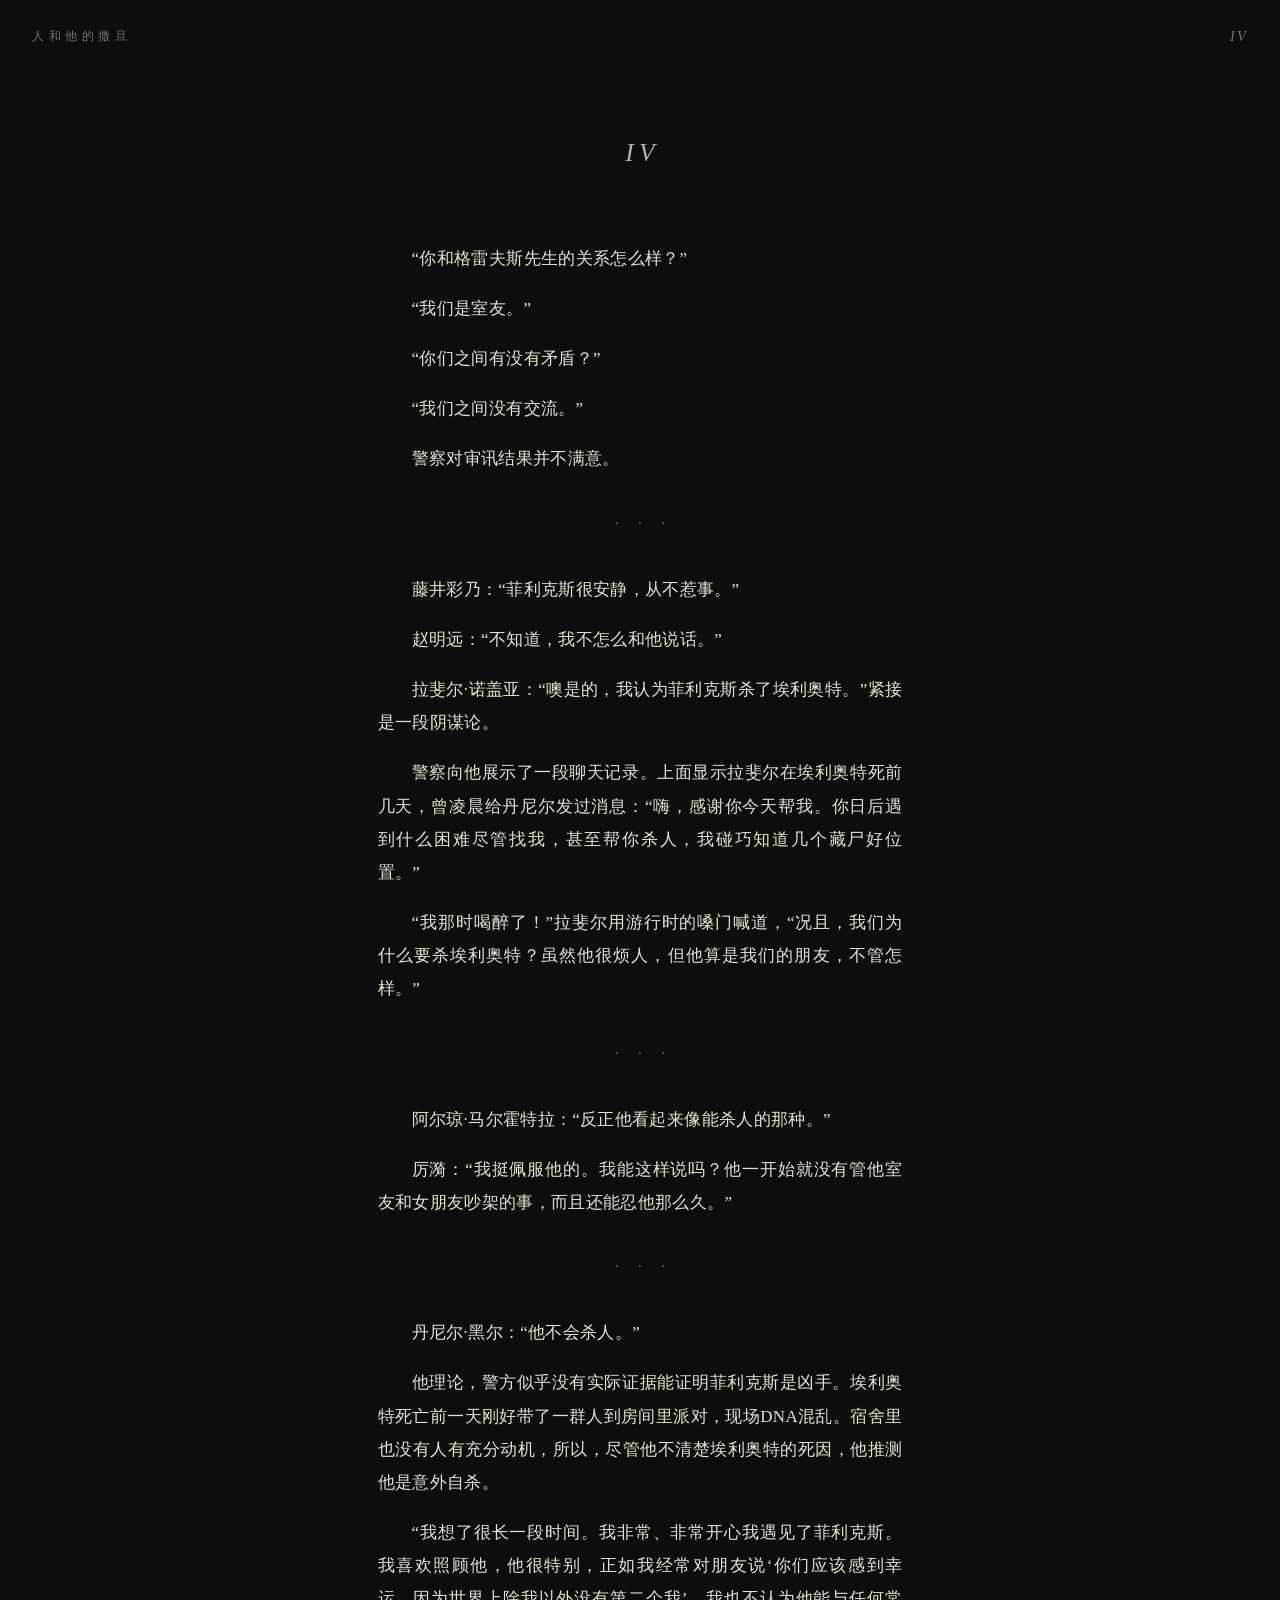
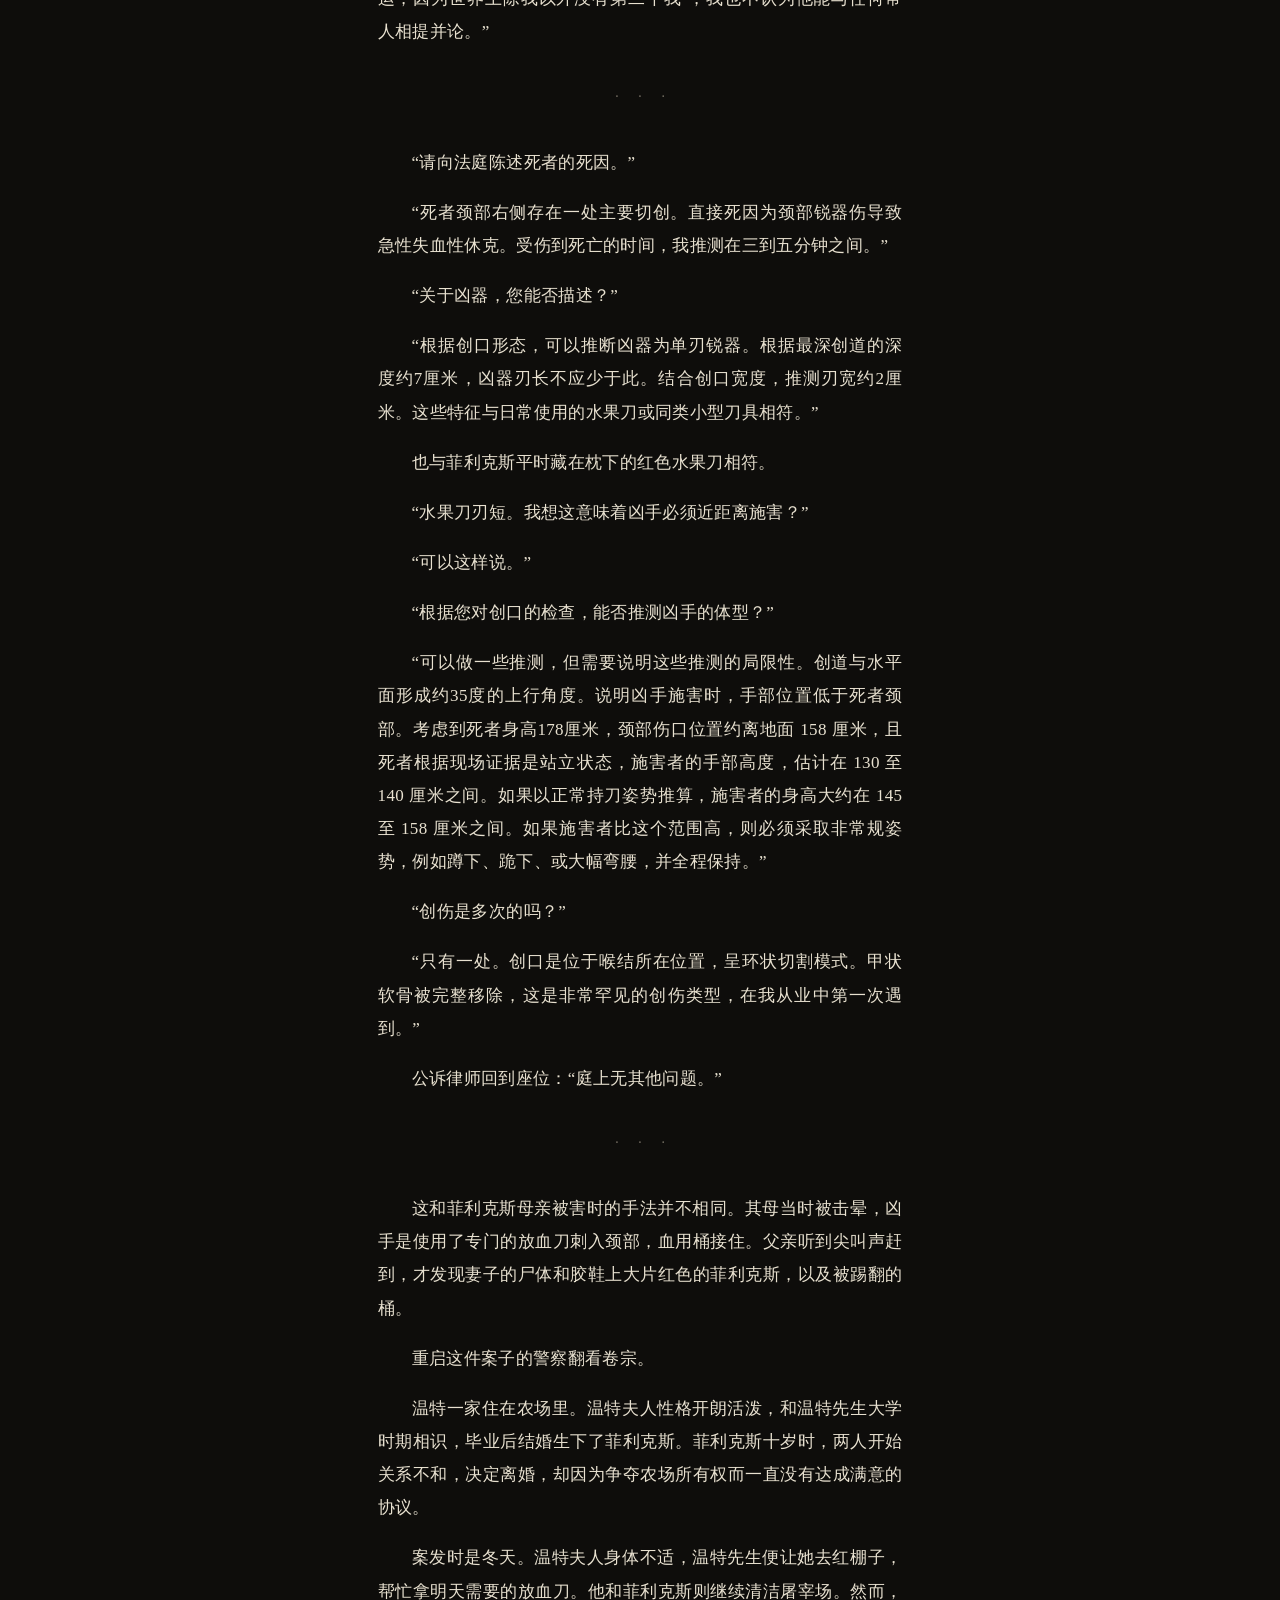
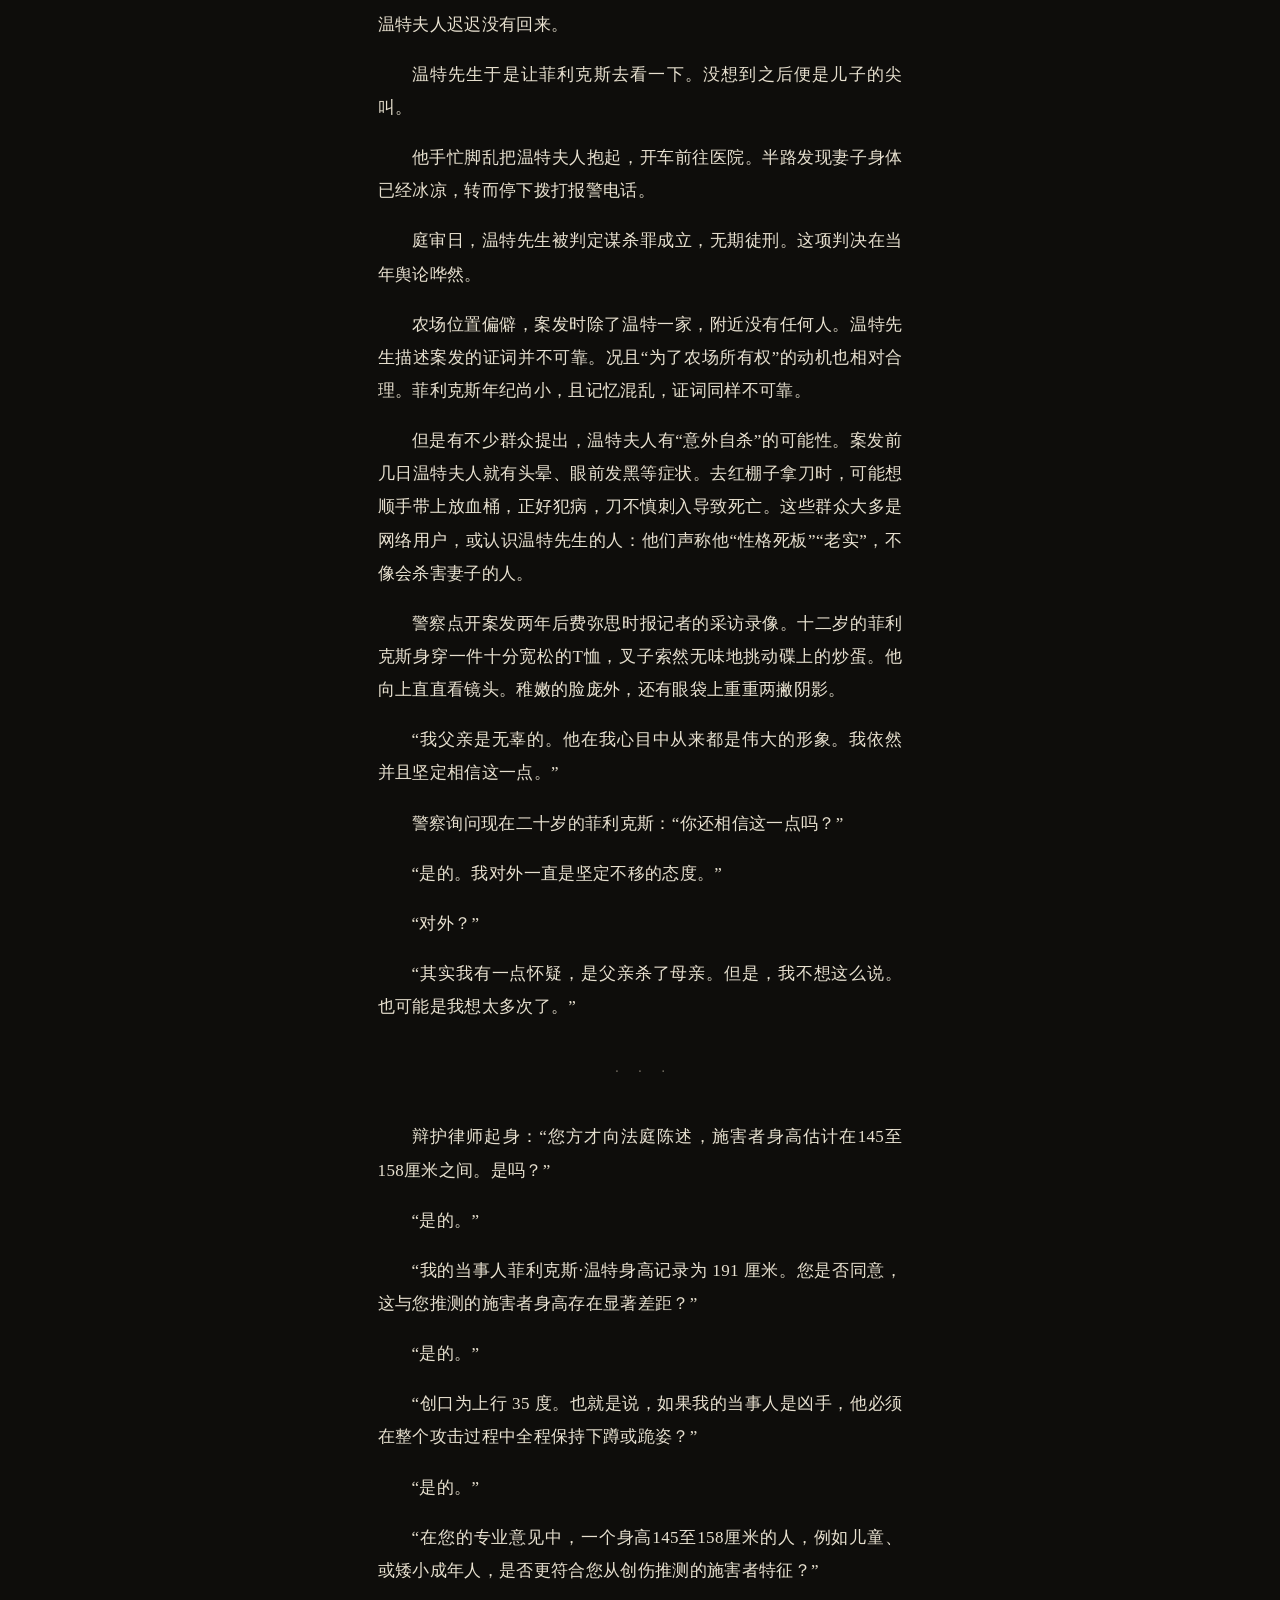
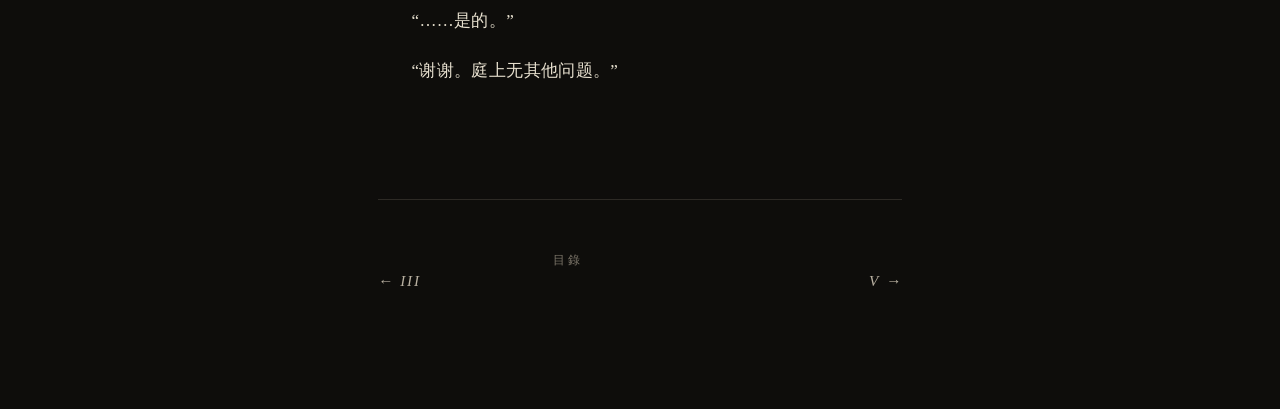
<file: chapters/ch4.html>
<!DOCTYPE html>
<html lang="zh">
<head>
<meta charset="utf-8">
<title>IV · 人和他的撒旦</title>
<meta name="viewport" content="width=device-width, initial-scale=1">
<meta name="description" content="Oliver · 人和他的撒旦 · IV">
<link rel="stylesheet" href="../assets/style.css">
<link rel="icon" href="../assets/favicon.svg" type="image/svg+xml">
</head>
<body class="reader">

<div class="progress" id="progress"></div>

<nav class="topnav">
  <a href="../index.html" class="home" aria-label="回到首页">人和他的撒旦</a>
  <span class="chap-mark">IV</span>
</nav>

<main class="chapter">
  <header class="chapter-head">
    <div class="chap-num">IV</div>
  </header>

  <article class="prose">
    <p>“你和格雷夫斯先生的关系怎么样？”</p>
    <p>“我们是室友。”</p>
    <p>“你们之间有没有矛盾？”</p>
    <p>“我们之间没有交流。”</p>
    <p>警察对审讯结果并不满意。</p>
    <hr class="break">
    <p>藤井彩乃：“菲利克斯很安静，从不惹事。”</p>
    <p>赵明远：“不知道，我不怎么和他说话。”</p>
    <p>拉斐尔·诺盖亚：“噢是的，我认为菲利克斯杀了埃利奥特。”紧接是一段阴谋论。</p>
    <p>警察向他展示了一段聊天记录。上面显示拉斐尔在埃利奥特死前几天，曾凌晨给丹尼尔发过消息：“嗨，感谢你今天帮我。你日后遇到什么困难尽管找我，甚至帮你杀人，我碰巧知道几个藏尸好位置。”</p>
    <p>“我那时喝醉了！”拉斐尔用游行时的嗓门喊道，“况且，我们为什么要杀埃利奥特？虽然他很烦人，但他算是我们的朋友，不管怎样。”</p>
    <hr class="break">
    <p>阿尔琼·马尔霍特拉：“反正他看起来像能杀人的那种。”</p>
    <p>厉漪：“我挺佩服他的。我能这样说吗？他一开始就没有管他室友和女朋友吵架的事，而且还能忍他那么久。”</p>
    <hr class="break">
    <p>丹尼尔·黑尔：“他不会杀人。”</p>
    <p>他理论，警方似乎没有实际证据能证明菲利克斯是凶手。埃利奥特死亡前一天刚好带了一群人到房间里派对，现场DNA混乱。宿舍里也没有人有充分动机，所以，尽管他不清楚埃利奥特的死因，他推测他是意外自杀。</p>
    <p>“我想了很长一段时间。我非常、非常开心我遇见了菲利克斯。我喜欢照顾他，他很特别，正如我经常对朋友说‘你们应该感到幸运，因为世界上除我以外没有第二个我’，我也不认为他能与任何常人相提并论。”</p>
    <hr class="break">
    <p>“请向法庭陈述死者的死因。”</p>
    <p>“死者颈部右侧存在一处主要切创。直接死因为颈部锐器伤导致急性失血性休克。受伤到死亡的时间，我推测在三到五分钟之间。”</p>
    <p>“关于凶器，您能否描述？”</p>
    <p>“根据创口形态，可以推断凶器为单刃锐器。根据最深创道的深度约7厘米，凶器刃长不应少于此。结合创口宽度，推测刃宽约2厘米。这些特征与日常使用的水果刀或同类小型刀具相符。”</p>
    <p>也与菲利克斯平时藏在枕下的红色水果刀相符。</p>
    <p>“水果刀刃短。我想这意味着凶手必须近距离施害？”</p>
    <p>“可以这样说。”</p>
    <p>“根据您对创口的检查，能否推测凶手的体型？”</p>
    <p>“可以做一些推测，但需要说明这些推测的局限性。创道与水平面形成约35度的上行角度。说明凶手施害时，手部位置低于死者颈部。考虑到死者身高178厘米，颈部伤口位置约离地面 158 厘米，且死者根据现场证据是站立状态，施害者的手部高度，估计在 130 至 140 厘米之间。如果以正常持刀姿势推算，施害者的身高大约在 145 至 158 厘米之间。如果施害者比这个范围高，则必须采取非常规姿势，例如蹲下、跪下、或大幅弯腰，并全程保持。”</p>
    <p>“创伤是多次的吗？”</p>
    <p>“只有一处。创口是位于喉结所在位置，呈环状切割模式。甲状软骨被完整移除，这是非常罕见的创伤类型，在我从业中第一次遇到。”</p>
    <p>公诉律师回到座位：“庭上无其他问题。”</p>
    <hr class="break">
    <p>这和菲利克斯母亲被害时的手法并不相同。其母当时被击晕，凶手是使用了专门的放血刀刺入颈部，血用桶接住。父亲听到尖叫声赶到，才发现妻子的尸体和胶鞋上大片红色的菲利克斯，以及被踢翻的桶。</p>
    <p>重启这件案子的警察翻看卷宗。</p>
    <p>温特一家住在农场里。温特夫人性格开朗活泼，和温特先生大学时期相识，毕业后结婚生下了菲利克斯。菲利克斯十岁时，两人开始关系不和，决定离婚，却因为争夺农场所有权而一直没有达成满意的协议。</p>
    <p>案发时是冬天。温特夫人身体不适，温特先生便让她去红棚子，帮忙拿明天需要的放血刀。他和菲利克斯则继续清洁屠宰场。然而，温特夫人迟迟没有回来。</p>
    <p>温特先生于是让菲利克斯去看一下。没想到之后便是儿子的尖叫。</p>
    <p>他手忙脚乱把温特夫人抱起，开车前往医院。半路发现妻子身体已经冰凉，转而停下拨打报警电话。</p>
    <p>庭审日，温特先生被判定谋杀罪成立，无期徒刑。这项判决在当年舆论哗然。</p>
    <p>农场位置偏僻，案发时除了温特一家，附近没有任何人。温特先生描述案发的证词并不可靠。况且“为了农场所有权”的动机也相对合理。菲利克斯年纪尚小，且记忆混乱，证词同样不可靠。</p>
    <p>但是有不少群众提出，温特夫人有“意外自杀”的可能性。案发前几日温特夫人就有头晕、眼前发黑等症状。去红棚子拿刀时，可能想顺手带上放血桶，正好犯病，刀不慎刺入导致死亡。这些群众大多是网络用户，或认识温特先生的人：他们声称他“性格死板”“老实”，不像会杀害妻子的人。</p>
    <p>警察点开案发两年后费弥思时报记者的采访录像。十二岁的菲利克斯身穿一件十分宽松的T恤，叉子索然无味地挑动碟上的炒蛋。他向上直直看镜头。稚嫩的脸庞外，还有眼袋上重重两撇阴影。</p>
    <p>“我父亲是无辜的。他在我心目中从来都是伟大的形象。我依然并且坚定相信这一点。”</p>
    <p>警察询问现在二十岁的菲利克斯：“你还相信这一点吗？”</p>
    <p>“是的。我对外一直是坚定不移的态度。”</p>
    <p>“对外？”</p>
    <p>“其实我有一点怀疑，是父亲杀了母亲。但是，我不想这么说。也可能是我想太多次了。”</p>
    <hr class="break">
    <p>辩护律师起身：“您方才向法庭陈述，施害者身高估计在145至158厘米之间。是吗？”</p>
    <p>“是的。”</p>
    <p>“我的当事人菲利克斯·温特身高记录为 191 厘米。您是否同意，这与您推测的施害者身高存在显著差距？”</p>
    <p>“是的。”</p>
    <p>“创口为上行 35 度。也就是说，如果我的当事人是凶手，他必须在整个攻击过程中全程保持下蹲或跪姿？”</p>
    <p>“是的。”</p>
    <p>“在您的专业意见中，一个身高145至158厘米的人，例如儿童、或矮小成年人，是否更符合您从创伤推测的施害者特征？”</p>
    <p>“……是的。”</p>
    <p>“谢谢。庭上无其他问题。”</p>
  </article>

  <footer class="chapter-foot">
    <a class="prev" href="ch3.html">← III</a>
    <a class="toc" href="../index.html">目錄</a>
    <a class="next" href="ch5.html">V →</a>
  </footer>
</main>

<script>
(function() {
  const bar = document.getElementById('progress');
  function update() {
    const h = document.documentElement;
    const scrolled = h.scrollTop;
    const total = h.scrollHeight - h.clientHeight;
    const pct = total > 0 ? (scrolled / total) * 100 : 0;
    bar.style.width = pct + '%';
  }
  window.addEventListener('scroll', update, { passive: true });
  window.addEventListener('resize', update);
  update();
})();
</script>
</body>
</html>
</file>
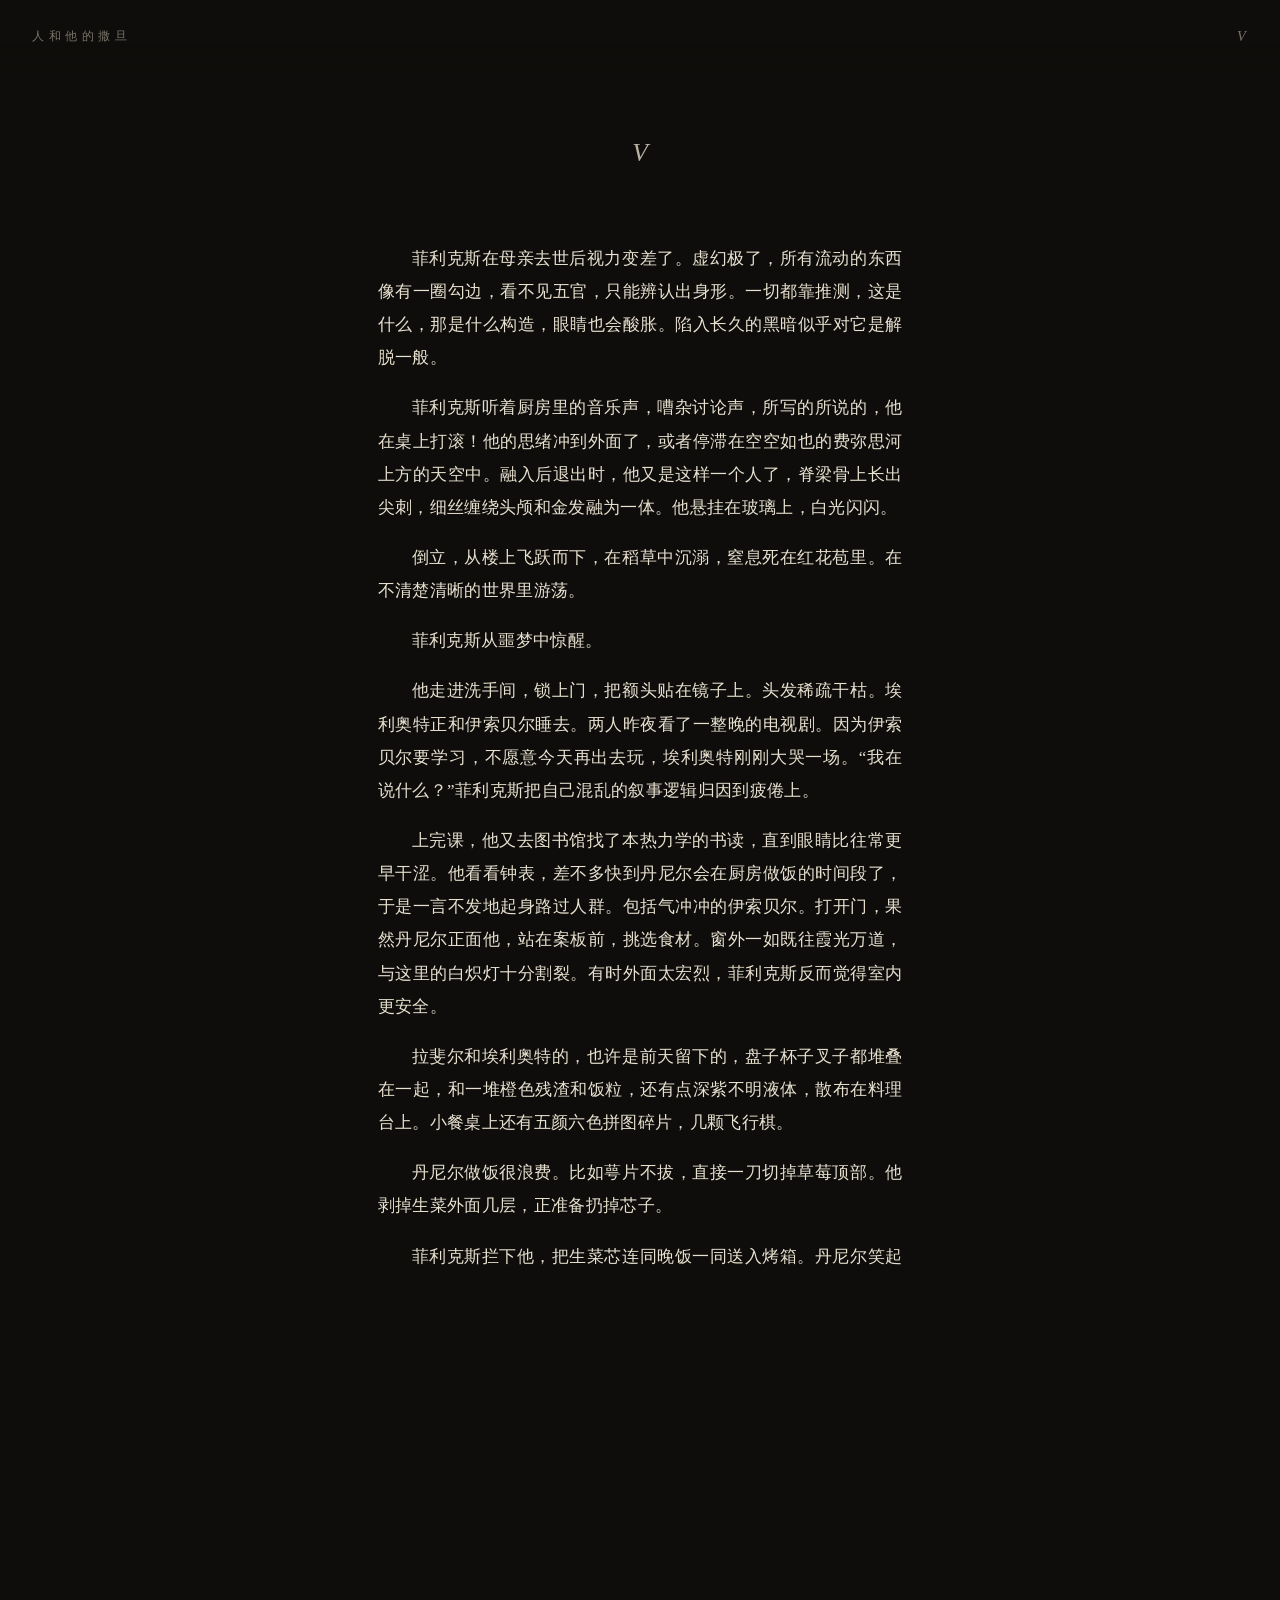
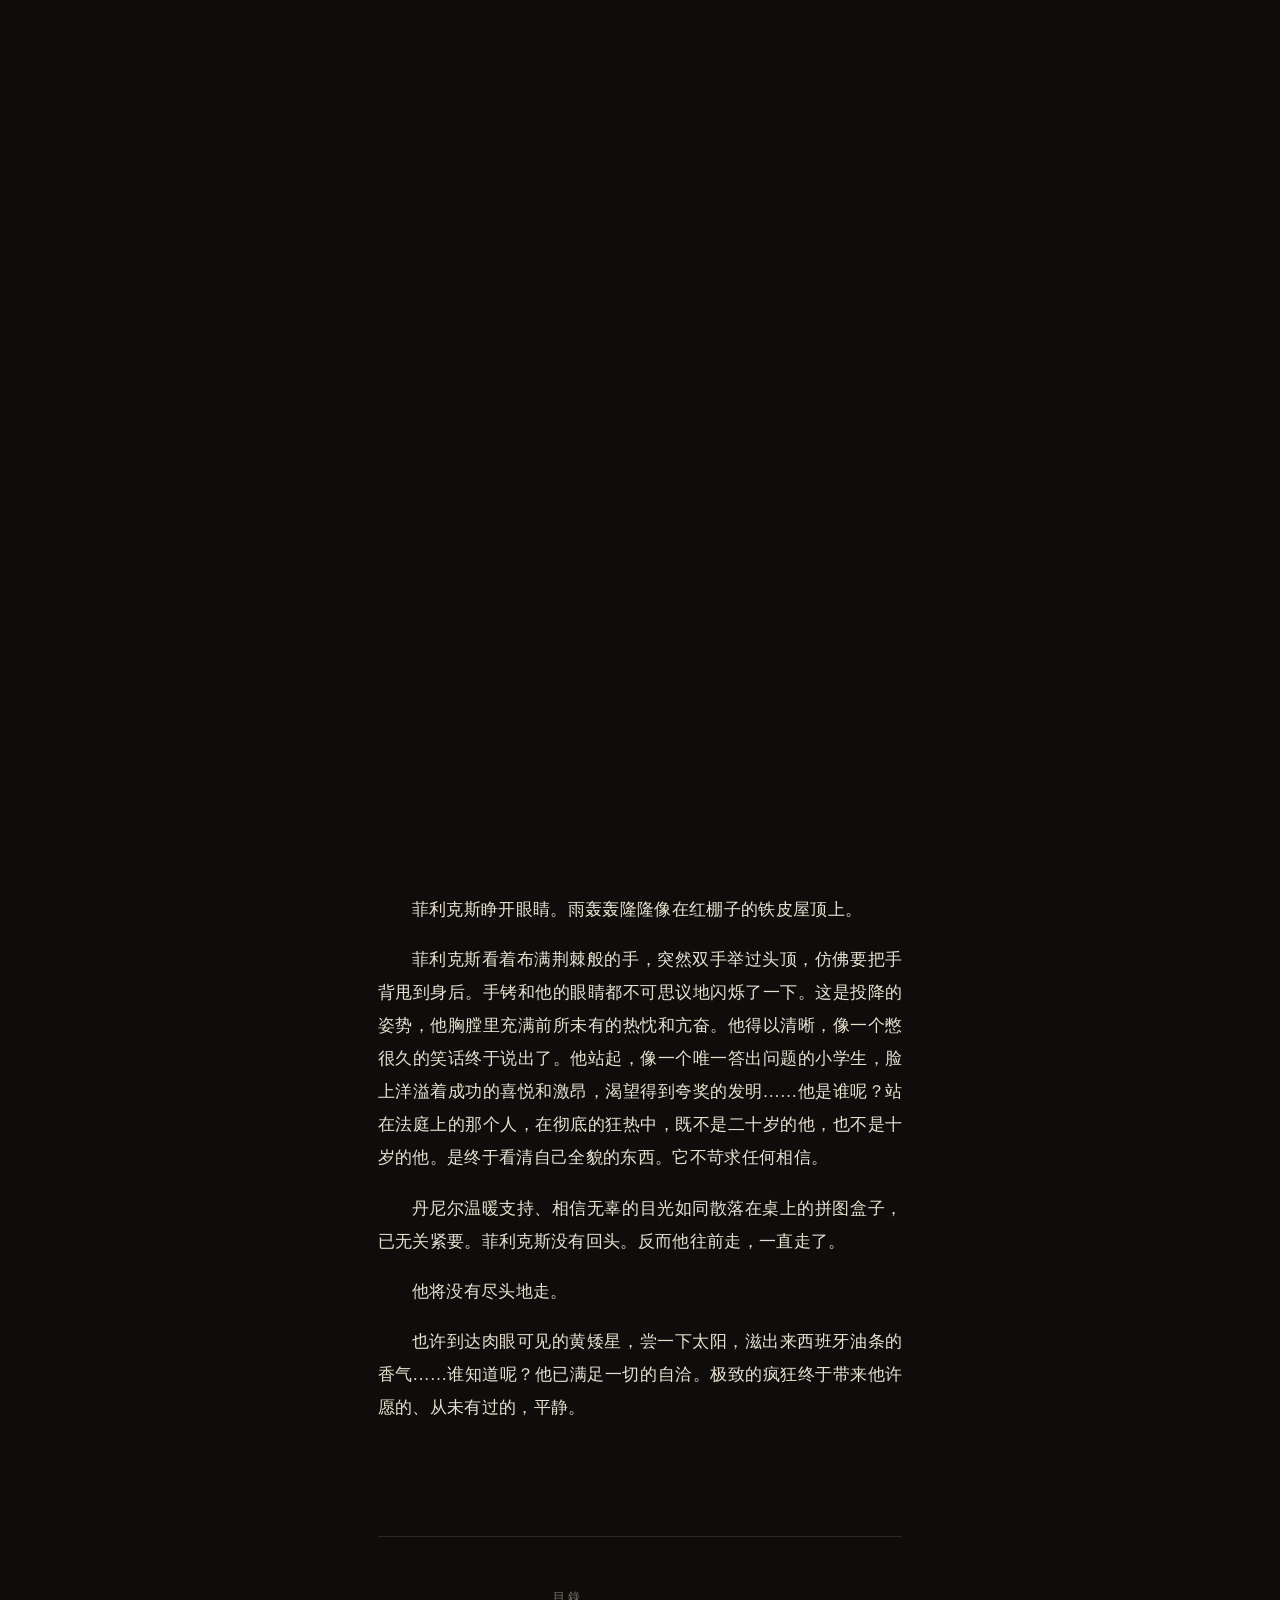
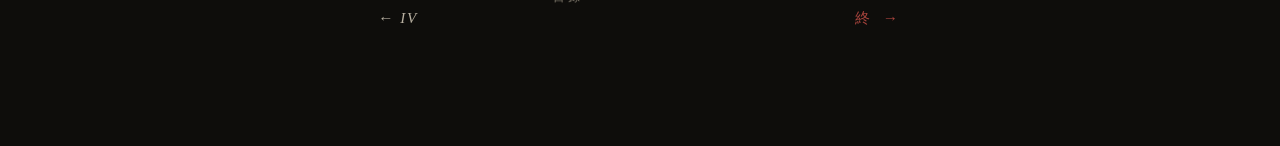
<file: chapters/ch5.html>
<!DOCTYPE html>
<html lang="zh">
<head>
<meta charset="utf-8">
<title>V · 人和他的撒旦</title>
<meta name="viewport" content="width=device-width, initial-scale=1">
<meta name="description" content="Oliver · 人和他的撒旦 · V">
<link rel="stylesheet" href="../assets/style.css">
<link rel="icon" href="../assets/favicon.svg" type="image/svg+xml">
</head>
<body class="reader">

<div class="progress" id="progress"></div>

<nav class="topnav">
  <a href="../index.html" class="home" aria-label="回到首页">人和他的撒旦</a>
  <span class="chap-mark">V</span>
</nav>

<main class="chapter">
  <header class="chapter-head">
    <div class="chap-num">V</div>
  </header>

  <article class="prose">
    <p>菲利克斯在母亲去世后视力变差了。虚幻极了，所有流动的东西像有一圈勾边，看不见五官，只能辨认出身形。一切都靠推测，这是什么，那是什么构造，眼睛也会酸胀。陷入长久的黑暗似乎对它是解脱一般。</p>
    <p>菲利克斯听着厨房里的音乐声，嘈杂讨论声，所写的所说的，他在桌上打滚！他的思绪冲到外面了，或者停滞在空空如也的费弥思河上方的天空中。融入后退出时，他又是这样一个人了，脊梁骨上长出尖刺，细丝缠绕头颅和金发融为一体。他悬挂在玻璃上，白光闪闪。</p>
    <p>倒立，从楼上飞跃而下，在稻草中沉溺，窒息死在红花苞里。在不清楚清晰的世界里游荡。</p>
    <p>菲利克斯从噩梦中惊醒。</p>
    <p>他走进洗手间，锁上门，把额头贴在镜子上。头发稀疏干枯。埃利奥特正和伊索贝尔睡去。两人昨夜看了一整晚的电视剧。因为伊索贝尔要学习，不愿意今天再出去玩，埃利奥特刚刚大哭一场。“我在说什么？”菲利克斯把自己混乱的叙事逻辑归因到疲倦上。</p>
    <p>上完课，他又去图书馆找了本热力学的书读，直到眼睛比往常更早干涩。他看看钟表，差不多快到丹尼尔会在厨房做饭的时间段了，于是一言不发地起身路过人群。包括气冲冲的伊索贝尔。打开门，果然丹尼尔正面他，站在案板前，挑选食材。窗外一如既往霞光万道，与这里的白炽灯十分割裂。有时外面太宏烈，菲利克斯反而觉得室内更安全。</p>
    <p>拉斐尔和埃利奥特的，也许是前天留下的，盘子杯子叉子都堆叠在一起，和一堆橙色残渣和饭粒，还有点深紫不明液体，散布在料理台上。小餐桌上还有五颜六色拼图碎片，几颗飞行棋。</p>
    <p>丹尼尔做饭很浪费。比如萼片不拔，直接一刀切掉草莓顶部。他剥掉生菜外面几层，正准备扔掉芯子。</p>
    <p>菲利克斯拦下他，把生菜芯连同晚饭一同送入烤箱。丹尼尔笑起来，问他要不要尝一点他做的沙拉。里面有菲利克斯喜欢的柠檬、芝麻粒、小番茄。实际上，菲利克斯记得碗里所有的食物。他说好，然后目光移向拼图。可是仍然看不清。</p>
    <p>“埃利奥特丢了他的手机。啊，”丹尼尔小声地叹气，“他把我的手机借走了，应该十分钟前就还回来的。你能去开门看看埃利奥特吗？”</p>
    <p>丹尼尔看菲利克斯有点呆滞地站在那，解释，他没有钥匙打开他们俩的双人间，也不想唐突地敲门。</p>
    <p>菲利克斯一言不发地离开了。</p>
    <p>五分钟后他拨打了报警电话。</p>
    <p>菲利克斯看见尸体后吓晕了，醒来才报警的，就是这么简单。丹尼尔一直这么相信。</p>
    <hr class="break">
    <p>警察在菲利克斯床底抽屉里发现了案发当日他穿的黑大衣。上面满是血迹。</p>
    <p>菲利克斯对此一无所知。他彻底不确定了。他只能再次回忆当天的一切。</p>
    <p>“有计划的凶手会处理沾血的衣物，尤其是像你这种完美主义者。你为什么把它放在抽屉角落里？像小孩藏东西似的。”</p>
    <p>警察的话再次打断菲利克斯的思绪。</p>
    <p>“你当时门也没有关紧。”</p>
    <p>“等一下，你是在诱导他认为自己是凶手吗？我们不知道是不是他最后关的门。”同伴插话。</p>
    <p>“我在说——”警察戛然而止，结束了审讯，走出警局点燃一根烟。</p>
    <p>“心理专家说，温特先生在十岁时经历了严重的心理创伤。”警察抓抓额头，看向身旁的同伴，“他的母亲在他面前去世，父亲被判刑。他开始回避社交，表现出情感隔离的特征。我也能看出来他的记忆存在显著空白。他能描述，虽然断断续续，发现格雷夫斯先生和他母亲之前和当时的场景。仅仅那开门前的几分钟，他说不出来。所以，我是在说——”</p>
    <p>法庭上这也被陈述了出来。</p>
    <p>菲利克斯回想起，警车窗外的雨滴。像无数手指在敲击脑壳。太阳被拉成长条滑过。这时，皮肤感不到寒冷了，指甲抓出的红印往外生长，仿佛整具身体都在等待某件事情发生。</p>
    <p>白炽灯，好热。雨声突然冲进来翻江倒海。也许在一片荒芜之上是真正的沉静，杂乱无章之上是他一无所有的悲怆。感受并不好说。胸腔在窒息般发出咆哮，是最大的心跳，抽气，是只能用喉咙发出扁扁的、细小的不明叫声，眼睛已失去知觉，空洞地连泪水都缺失。感觉被困在一片大理石中，光天化日之下，一切都暴露，还有那样的白炽灯，他根本无法、完全思考。可也没有只剩空壳，因为他还有这样多的人，丹尼尔、付李、拉斐尔……能如常生活？因为似乎很久以前埃利奥特就退出了。</p>
    <p>“不关门、把血衣藏在床底下、发现尸体后毫无情绪波动……这些细节指向同一个结论：被告的行为模式，在关键环节上，与其年龄和智力水平并不相称。正如医生在本庭作证时所指出的，这种行为模式与某种程度的认知或精神功能障碍相符。”</p>
    <hr class="break">
    <p>刀插进皮下，沿着腿根那道线划开。左手抓住皮的一角，右手压着肉，往两边撕，没有尽头。坐在红棚子的矮凳上，人皮和脂肪间有一层黏连的白膜。</p>
    <p>刀从头到尾，划到喉结，刀刃顺其绕了一周。他反方向一扭，脖颈便分为两半。甲状软骨跟着砍进的刀刃出来。</p>
    <p>菲利克斯闭上眼睛。回忆比任何一次都清晰。红棚子，木头门，以前是站在外面，这次他终于走进去。铁生锈的味道，刚刚在哼歌的母亲金发散开，头前是他的雨靴。放血刀砸在地上没有声响，但他还是被吓了一跳，血桶倒下盖满橡胶。</p>
    <p>大脑终于被完整摊开。上面密密麻麻，每一个字都认识，都是他写的。</p>
    <p>父亲确实无辜。他说：“去红棚子看看你妈。”记忆里也确实仅此而已。</p>
    <p>故事到某处就必须这样结束。菲利克斯确定地想。“去看看埃利奥特。”丹尼尔，你何尝没有父亲的那架肩膀？它散落一地。墙后的声音是属于现在还是童年还重要吗？我、母亲、埃利奥特的头发，都只是金色细丝而已。</p>
    <p>于是他打开埃利奥特的门，走进房间，完形，又将它忘得一干二净。</p>
    <hr class="break">
    <p>菲利克斯睁开眼睛。雨轰轰隆隆像在红棚子的铁皮屋顶上。</p>
    <p>菲利克斯看着布满荆棘般的手，突然双手举过头顶，仿佛要把手背甩到身后。手铐和他的眼睛都不可思议地闪烁了一下。这是投降的姿势，他胸膛里充满前所未有的热忱和亢奋。他得以清晰，像一个憋很久的笑话终于说出了。他站起，像一个唯一答出问题的小学生，脸上洋溢着成功的喜悦和激昂，渴望得到夸奖的发明……他是谁呢？站在法庭上的那个人，在彻底的狂热中，既不是二十岁的他，也不是十岁的他。是终于看清自己全貌的东西。它不苛求任何相信。</p>
    <p>丹尼尔温暖支持、相信无辜的目光如同散落在桌上的拼图盒子，已无关紧要。菲利克斯没有回头。反而他往前走，一直走了。</p>
    <p>他将没有尽头地走。</p>
    <p>也许到达肉眼可见的黄矮星，尝一下太阳，滋出来西班牙油条的香气……谁知道呢？他已满足一切的自洽。极致的疯狂终于带来他许愿的、从未有过的，平静。</p>
  </article>

  <footer class="chapter-foot">
    <a class="prev" href="ch4.html">← IV</a>
    <a class="toc" href="../index.html">目錄</a>
    <a class="next end" href="../end.html">終 →</a>
  </footer>
</main>

<script>
(function() {
  const bar = document.getElementById('progress');
  function update() {
    const h = document.documentElement;
    const scrolled = h.scrollTop;
    const total = h.scrollHeight - h.clientHeight;
    const pct = total > 0 ? (scrolled / total) * 100 : 0;
    bar.style.width = pct + '%';
  }
  window.addEventListener('scroll', update, { passive: true });
  window.addEventListener('resize', update);
  update();
})();
</script>
</body>
</html>
</file>
<file: assets/style.css>
/* ============================================================
   人和他的撒旦  ·  Oliver
   ============================================================ */

:root {
  --bg: #0e0d0b;
  --ink: #e8e1d0;
  --ink-soft: #b8b0a1;
  --ink-faint: #7a7468;
  --ink-rule: #2d2a25;
  --accent: #a8443d;
  --accent-soft: #8a3530;
  --measure: 36rem;
  --font-serif: "Source Han Serif SC", "Noto Serif SC", "Songti SC", "STSong", "SimSun", "PingFang SC", Georgia, serif;
  --font-display: "Source Han Serif SC", "Noto Serif SC", "Songti SC", "STSong", Georgia, serif;
  --font-latin: "EB Garamond", "Garamond", "Adobe Caslon Pro", "Times New Roman", Georgia, serif;
}

* { box-sizing: border-box; }

html, body {
  margin: 0; padding: 0;
  background: var(--bg);
  color: var(--ink);
  font-family: var(--font-serif);
  -webkit-font-smoothing: antialiased;
  -moz-osx-font-smoothing: grayscale;
  text-rendering: optimizeLegibility;
}

body {
  font-size: 17px;
  line-height: 1.95;
  letter-spacing: 0.02em;
}

a {
  color: inherit;
  text-decoration: none;
  transition: color 0.4s ease;
}
a:hover { color: var(--accent); }

::selection { background: var(--accent); color: var(--bg); }


/* HOME — text left, cover right */
.home-page {
  min-height: 100vh;
  display: flex;
  justify-content: center;
  align-items: center;
  padding: 3rem 2rem;
  animation: fadeIn 1.6s ease-out both;
}

.home-frame {
  display: grid;
  grid-template-columns: minmax(0, 1fr) auto;
  gap: 5rem;
  align-items: center;
  max-width: 900px;
  width: 100%;
}

.home-text { text-align: left; }

.home-cover {
  display: flex;
  align-items: center;
  justify-content: center;
}

.cover {
  width: 280px;
  max-width: 280px;
  aspect-ratio: 3 / 4;
  background: #1a1814;
  border: 1px solid var(--ink-rule);
  display: block;
  position: relative;
  overflow: hidden;
  box-shadow: 0 25px 60px -20px rgba(0, 0, 0, 0.8);
  flex-shrink: 0;
}

.cover img {
  width: 100%; height: 100%;
  object-fit: cover;
  display: block;
}

.cover-placeholder {
  text-align: center;
  color: var(--ink-soft);
  letter-spacing: 0.4em;
  font-size: 0.85rem;
  writing-mode: vertical-rl;
  height: 70%;
  display: flex;
  align-items: center;
}

.cover-placeholder .ph-title {
  font-size: 1.1rem;
  color: var(--ink);
  letter-spacing: 0.6em;
}

.title {
  font-family: var(--font-display);
  font-size: clamp(2rem, 4.2vw, 2.6rem);
  font-weight: 400;
  margin: 0 0 0.6rem 0;
  letter-spacing: 0.25em;
  padding-left: 0.25em;
  line-height: 1.4;
  color: var(--ink);
}

.subtitle {
  font-family: var(--font-latin);
  font-size: 0.95rem;
  letter-spacing: 0.08em;
  color: var(--ink-soft);
  margin-bottom: 1.4rem;
}

.byline {
  font-family: var(--font-latin);
  font-style: italic;
  font-size: 0.95rem;
  letter-spacing: 0.15em;
  color: var(--ink-soft);
  margin-bottom: 2.8rem;
}

.epigraph {
  margin: 0 0 2.8rem 0;
  padding: 0 0 0 1.4rem;
  border-left: 1px solid var(--ink-rule);
  font-size: 0.88rem;
  line-height: 2;
  color: var(--ink-soft);
  font-style: italic;
  letter-spacing: 0.04em;
  max-width: 22rem;
}

.epigraph .line { display: block; }

.epigraph .attr {
  display: block;
  margin-top: 1.2rem;
  font-style: normal;
  font-size: 0.72rem;
  letter-spacing: 0.3em;
  color: var(--ink-faint);
}

.toc {
  list-style: none;
  padding: 0;
  margin: 0 0 2.5rem 0;
  display: flex;
  flex-direction: row;
  gap: 0;
}

.toc li { display: block; flex: 0 0 auto; }

.toc a {
  display: flex;
  align-items: baseline;
  gap: 0.4rem;
  padding: 0.6rem 1.4rem 0.6rem 0;
  margin-right: 0.6rem;
  font-size: 0.95rem;
  color: var(--ink-soft);
  border-bottom: 1px solid transparent;
  transition: color 0.3s ease, border-color 0.3s ease;
}

.toc .ch-num {
  font-family: var(--font-latin);
  font-style: italic;
  letter-spacing: 0.1em;
  font-size: 1.05rem;
}

.toc .ch-arrow {
  color: var(--ink-faint);
  font-size: 0.8rem;
  transition: transform 0.4s ease, color 0.4s ease, opacity 0.4s ease;
  opacity: 0;
}

.toc a:hover {
  color: var(--accent);
  border-color: var(--accent-soft);
}

.toc a:hover .ch-arrow {
  opacity: 1;
  color: var(--accent);
  transform: translateX(4px);
}

.home-foot {
  margin-top: 1rem;
  font-family: var(--font-latin);
  font-size: 0.72rem;
  letter-spacing: 0.4em;
  color: var(--ink-faint);
}


/* READER */
.progress {
  position: fixed;
  top: 0; left: 0;
  height: 1px;
  background: var(--accent);
  width: 0;
  z-index: 100;
  transition: width 0.1s linear;
}

.topnav {
  position: fixed;
  top: 0; left: 0; right: 0;
  display: flex;
  justify-content: space-between;
  align-items: center;
  padding: 1.4rem 2rem;
  background: linear-gradient(to bottom, var(--bg) 60%, transparent);
  z-index: 50;
  font-size: 0.72rem;
  letter-spacing: 0.4em;
  color: var(--ink-faint);
}

.topnav .home { color: var(--ink-faint); }
.topnav .home:hover { color: var(--accent); }

.topnav .chap-mark {
  font-family: var(--font-latin);
  font-style: italic;
  letter-spacing: 0.15em;
  font-size: 0.9rem;
}

.chapter {
  max-width: var(--measure);
  margin: 0 auto;
  padding: 8rem 1.6rem 6rem;
  animation: fadeIn 1.4s ease-out both;
}

.chapter-head {
  text-align: center;
  margin-bottom: 4rem;
}

.chap-num {
  font-family: var(--font-latin);
  font-style: italic;
  font-size: 1.6rem;
  letter-spacing: 0.2em;
  color: var(--ink-soft);
  padding-left: 0.2em;
}

/* Prose — all paragraphs indent 2 chars, uniform rhythm.
   Section breaks <hr class="break"> add extra breathing space. */
.prose p {
  margin: 0 0 1.0em 0;
  text-align: justify;
  text-justify: inter-ideograph;
  hyphens: auto;
  text-indent: 2em;
}

.prose hr.break {
  border: none;
  height: auto;
  background: transparent;
  margin: 2.6em 0;
  overflow: visible;
  text-align: center;
  color: var(--ink-faint);
  font-size: 0.85rem;
  letter-spacing: 0.6em;
  padding-left: 0.6em;
}

.prose hr.break::before {
  content: "·    ·    ·";
}

.prose em {
  font-style: italic;
  color: var(--ink);
}

.prose em.cite {
  color: var(--ink);
  font-style: italic;
}

.prose .poem {
  margin: 3em auto;
  padding: 0;
  border: none;
  text-align: center;
  font-style: italic;
  color: var(--ink-soft);
  letter-spacing: 0.08em;
  line-height: 2.4;
  font-size: 0.98em;
  position: relative;
}

.prose .poem::before,
.prose .poem::after {
  content: "";
  display: block;
  width: 1.5rem;
  height: 1px;
  background: var(--ink-rule);
  margin: 0 auto 1.5rem;
}

.prose .poem::after { margin: 1.5rem auto 0; }

.prose .poem .poem-line {
  display: block;
  text-indent: 0;
}

.chapter-foot {
  margin-top: 7rem;
  padding-top: 3rem;
  border-top: 1px solid var(--ink-rule);
  display: flex;
  justify-content: space-between;
  align-items: center;
  font-family: var(--font-latin);
  font-style: italic;
  font-size: 0.95rem;
  letter-spacing: 0.12em;
  color: var(--ink-soft);
}

.chapter-foot .prev,
.chapter-foot .next,
.chapter-foot .toc { flex: 1; }

.chapter-foot .prev { text-align: left; }
.chapter-foot .toc {
  text-align: center;
  color: var(--ink-faint);
  font-family: var(--font-serif);
  font-style: normal;
  letter-spacing: 0.3em;
  font-size: 0.78rem;
}
.chapter-foot .next { text-align: right; }
.chapter-foot .prev.disabled { visibility: hidden; }

.chapter-foot .next.end {
  color: var(--accent);
  font-family: var(--font-serif);
  font-style: normal;
  letter-spacing: 0.3em;
}


/* END PAGE */
.end-page {
  min-height: 100vh;
  display: flex;
  flex-direction: column;
  justify-content: center;
  align-items: center;
  padding: 4rem 1.5rem;
  text-align: center;
  animation: fadeIn 2s ease-out both;
}

.end-mark {
  font-family: var(--font-display);
  font-size: 2rem;
  letter-spacing: 0.6em;
  padding-left: 0.6em;
  color: var(--accent);
  margin-bottom: 4.5rem;
}

.end-rule {
  width: 1px;
  height: 5rem;
  background: var(--ink-rule);
  margin: 0 auto 3.5rem;
}

.end-meta {
  font-size: 0.85rem;
  letter-spacing: 0.4em;
  color: var(--ink-soft);
  line-height: 2.6;
  padding-left: 0.4em;
}

.end-meta .en {
  font-family: var(--font-latin);
  font-style: italic;
  letter-spacing: 0.12em;
  font-size: 0.85rem;
  color: var(--ink-soft);
}

.end-meta .author {
  font-family: var(--font-latin);
  font-style: italic;
  letter-spacing: 0.15em;
  font-size: 0.95rem;
  color: var(--ink);
  margin-top: 0.6rem;
}

.end-meta .year {
  font-family: var(--font-latin);
  letter-spacing: 0.2em;
  color: var(--ink-faint);
  font-size: 0.78rem;
  margin-top: 0.4rem;
}

.end-back {
  margin-top: 5rem;
  font-size: 0.72rem;
  letter-spacing: 0.4em;
  color: var(--ink-faint);
  padding-left: 0.4em;
}


/* MOTION */
@keyframes fadeIn {
  from { opacity: 0; transform: translateY(6px); }
  to   { opacity: 1; transform: translateY(0); }
}

@media (prefers-reduced-motion: reduce) {
  *, *::before, *::after {
    animation: none !important;
    transition: none !important;
  }
}


/* MOBILE — stack cover above text */
@media (max-width: 820px) {
  .home-frame {
    grid-template-columns: 1fr;
    gap: 3rem;
    text-align: center;
  }
  .home-text { text-align: center; }
  .home-cover { order: -1; }
  .epigraph {
    margin: 0 auto 2.8rem;
    border-left: none;
    padding: 0;
    text-align: center;
  }
  .toc { justify-content: center; }
}

@media (max-width: 640px) {
  body { font-size: 16px; line-height: 1.9; }
  .chapter { padding: 6.5rem 1.3rem 4rem; }
  .topnav { padding: 1rem 1.3rem; font-size: 0.65rem; }
  .title { font-size: 1.8rem; letter-spacing: 0.22em; }
  .subtitle { font-size: 0.85rem; }
  .epigraph { font-size: 0.85rem; }
  .cover { width: 220px; }
  .end-mark { font-size: 1.5rem; }
  .chap-num { font-size: 1.3rem; }
}
</file>
